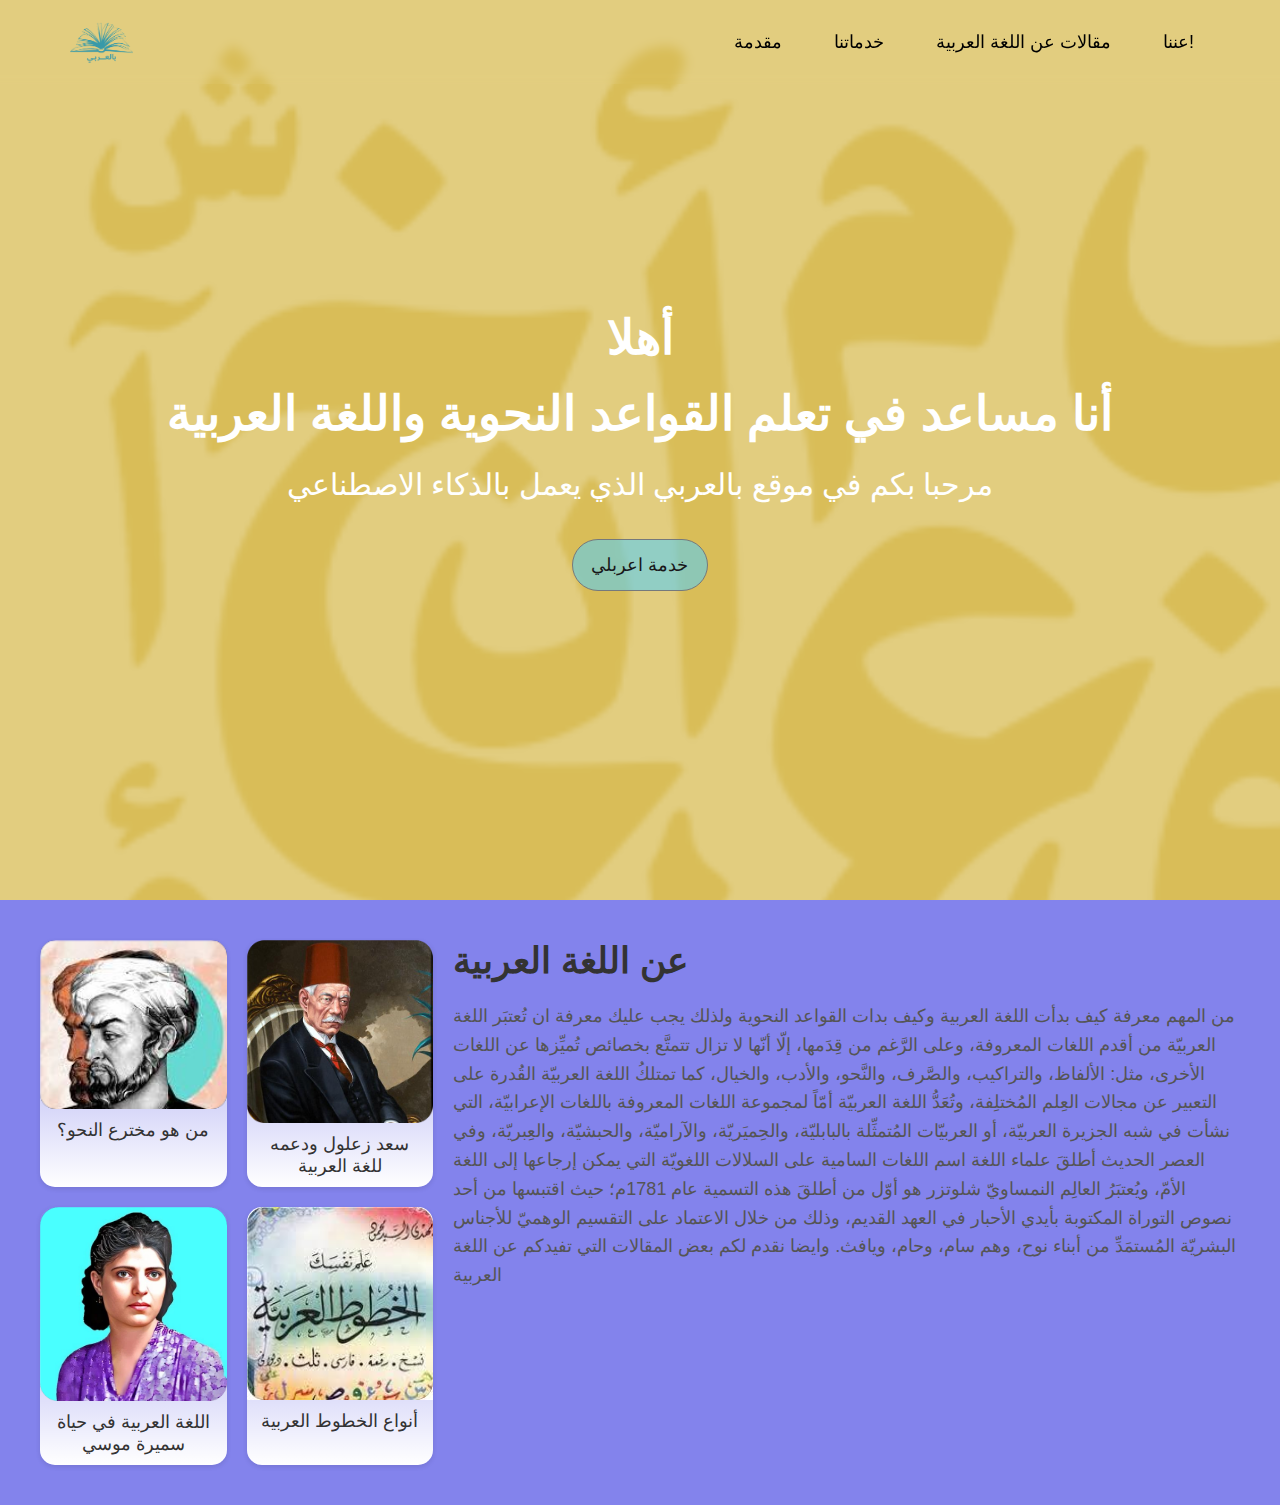
<file: index.html>
<!DOCTYPE html>
<html lang="en">

<head>
    <meta charset="UTF-8">
    <meta name="viewport" content="width=device-width, initial-scale=1.0">
    <link rel="stylesheet" href="style.css">
    <link rel="icon" href="Front-End/image/logo (1).png">
    <link rel="stylesheet" href="https://cdnjs.cloudflare.com/ajax/libs/font-awesome/6.6.0/css/all.min.css"
        integrity="sha512-Kc323vGBEqzTmouAECnVceyQqyqdsSiqLQISBL29aUW4U/M7pSPA/gEUZQqv1cwx4OnYxTxve5UMg5GT6L4JJg=="
        crossorigin="anonymous" referrerpolicy="no-referrer" />
    <title>بالعربي</title>
</head>

<body>
    <div class="container-nav">
        <nav class="navbar">
            <div class="nav-logo">
                <img src="Front-End/image/logo (1).png" alt="Logo">
            </div>
            <div class="nav-buttons" id="navLinks">
                <a href="#" class="nav-button">مقدمة</a>
                <a href="#" class="nav-button">خدماتنا</a>
                <a href="Front-End/nav-bar/banner.html" class="nav-button">مقالات عن اللغة العربية</a>
                <a href="#" class="nav-button">عننا!</a>
            </div>
            <div class="nav-toggle" id="nav-toggle">
                <a>&#9776;</a>
            </div>

        </nav>
    </div>

    <section class="welcome-section">
        <div class="welcome-content">
            <h1>أهلا</h1>
            <h3>أنا مساعد في تعلم القواعد النحوية واللغة العربية</h3>
            <p>مرحبا بكم في موقع بالعربي الذي يعمل بالذكاء الاصطناعي</p>
            <a href="http://127.0.0.1:5000"> <button class="button-57" 
                role="button"><span class="text">خدمة اعربلي</span><span>ابدأ</span></button></a>
           
        </div>
    </section>


    <section class="about-section">
        <div class="about-cards">
            <div class="card">
                <a href="Front-End/articals/artical1.html"> <img src="Front-End/image/n7w creator.png"
                     alt="Card 1">
                    <p class="card-name">من هو مخترع النحو؟</p>
                </a>
            </div>
            <div class="card">
                <a href="Front-End/articals/artical3.html">
                    <img src="Front-End/image/saad sghlool.png" alt="Card 2">
                    <p class="card-name">سعد زعلول ودعمه للغة العربية</p>
                </a>

            </div>
            <div class="card">
                <a href="Front-End/articals/artical2.html"><img src="Front-End/image/samira moussa.png"
                     alt="Card 3">
                    <p class="card-name">اللغة العربية في حياة سميرة موسي</p>
                </a>

            </div>
            <div class="card">
                <a href="Front-End/articals/artical4.html"><img src="Front-End/image/Al5tot-elarabia(1).png" alt="Card 4">
                    <p class="card-name">أنواع الخطوط العربية</p>
                </a>

            </div>
        </div>
        <div class="about-content">
            <h2>عن اللغة العربية</h2>
            <p>من المهم معرفة كيف بدأت اللغة العربية وكيف بدات القواعد النحوية ولذلك يجب عليك معرفة ان
                تُعتبَر اللغة العربيّة من أقدم اللغات المعروفة، وعلى الرَّغم من قِدَمها، إلّا أنّها لا تزال تتمتَّع
                بخصائص تُميِّزها عن اللغات الأخرى، مثل: الألفاظ، والتراكيب، والصَّرف، والنَّحو، والأدب، والخيال، كما
                تمتلكُ اللغة العربيّة القُدرة على التعبير عن مجالات العِلم المُختلِفة، وتُعَدُّ اللغة العربيّة أمّاً
                لمجموعة اللغات المعروفة باللغات الإعرابيّة، التي نشأت في شبه الجزيرة العربيّة، أو العربيّات المُتمثِّلة
                بالبابليّة، والحِميَريّة، والآراميّة، والحبشيّة، والعِبريّة، وفي العصر الحديث أطلقَ علماء اللغة اسم
                اللغات السامية على السلالات اللغويّة التي يمكن إرجاعها إلى اللغة الأمّ، ويُعتبَرُ العالِم النمساويّ
                شلوتزر هو أوّل من أطلقَ هذه التسمية عام 1781م؛ حيث اقتبسها من أحد نصوص التوراة المكتوبة بأيدي الأحبار في
                العهد القديم، وذلك من خلال الاعتماد على التقسيم الوهميّ للأجناس البشريّة المُستمَدِّ من أبناء نوح، وهم
                سام، وحام، ويافث. وايضا نقدم لكم بعض المقالات التي تفيدكم عن اللغة العربية</p>
        </div>
    </section>



    <script src="script.js"></script>
</body>

</html>
</file>
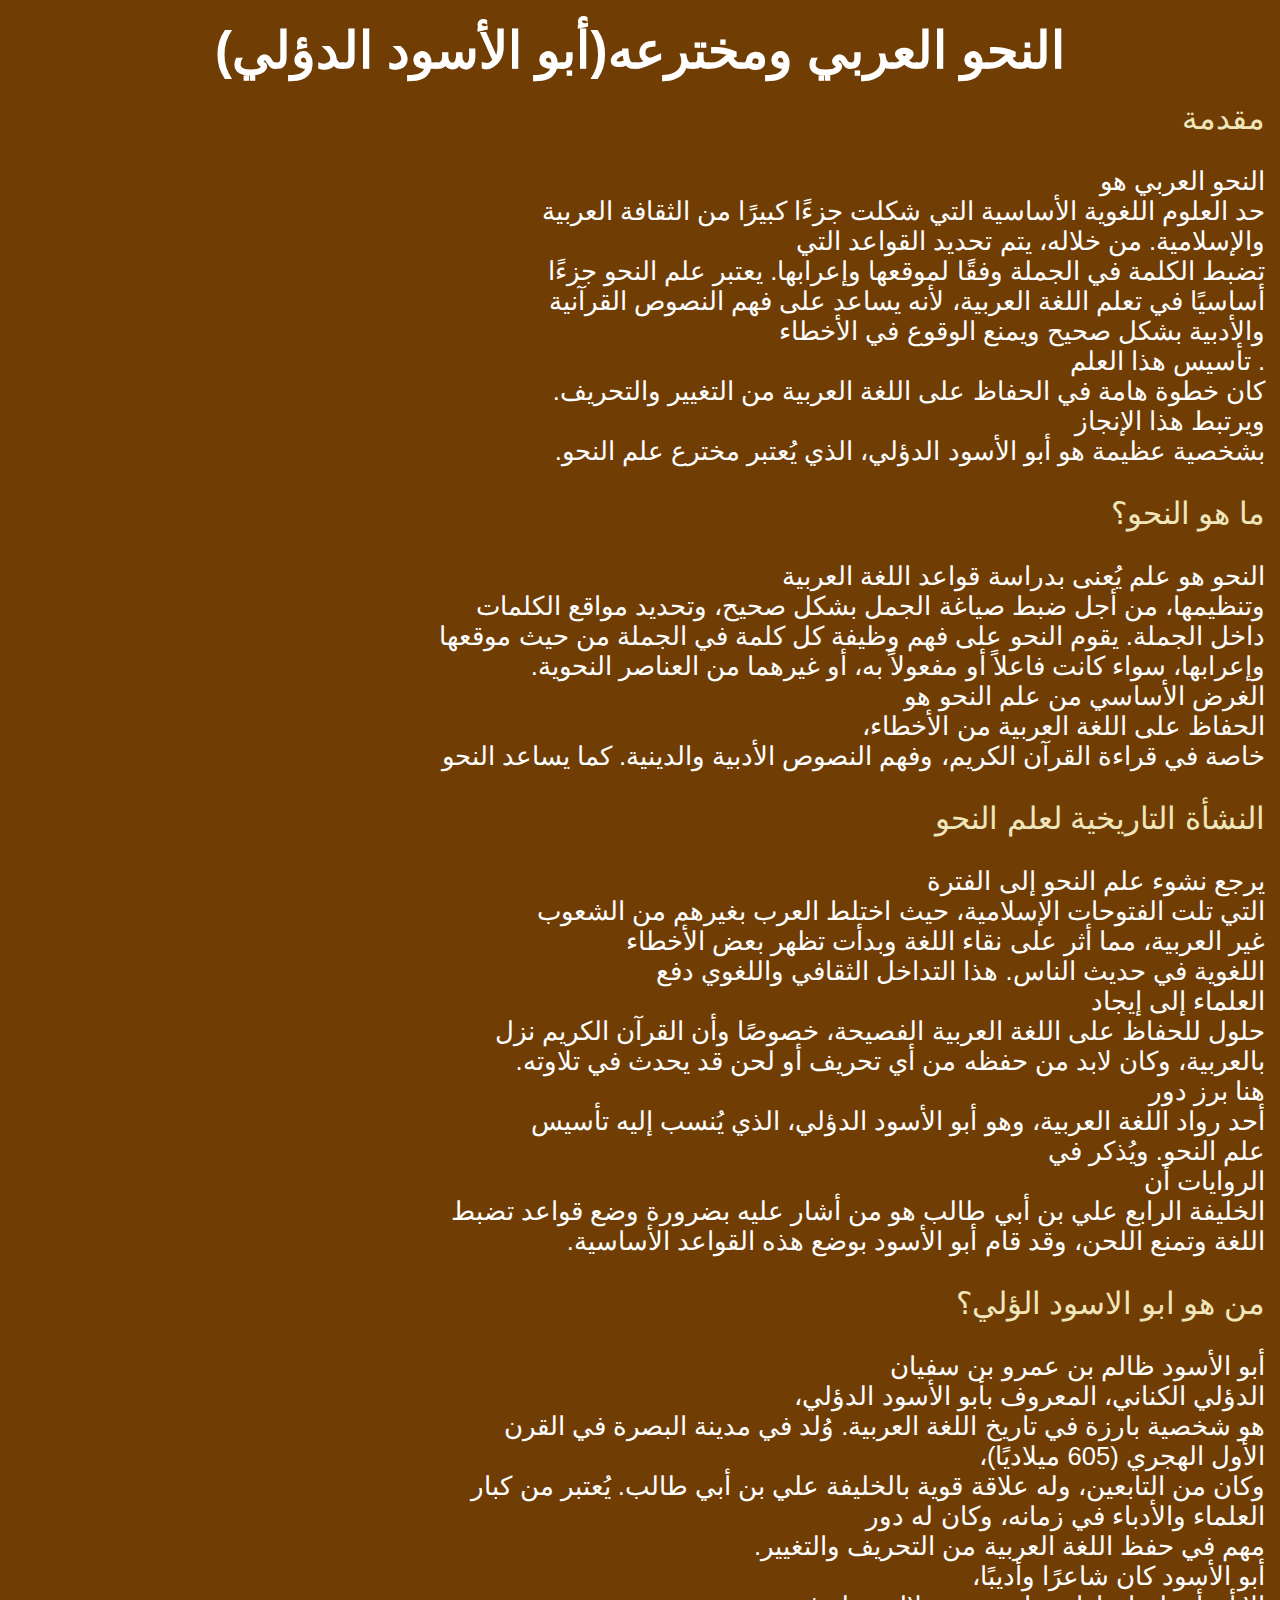
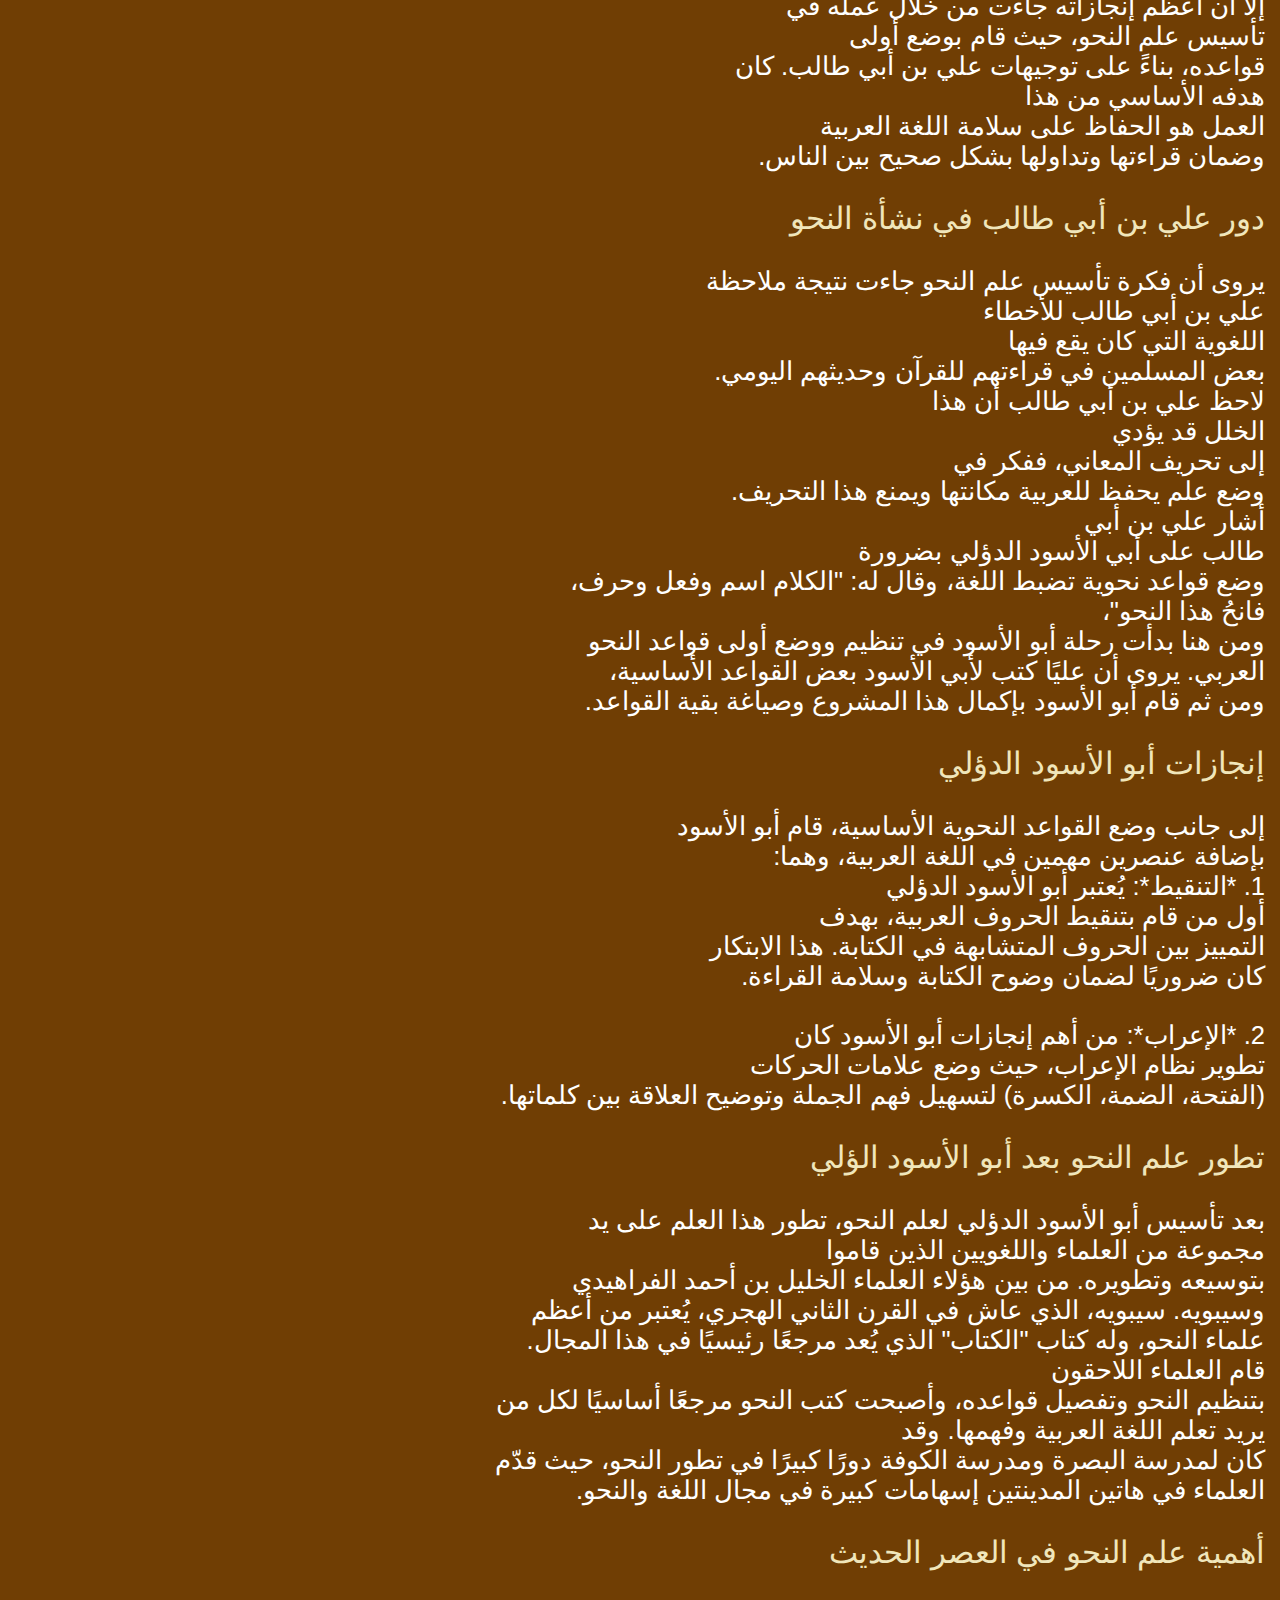
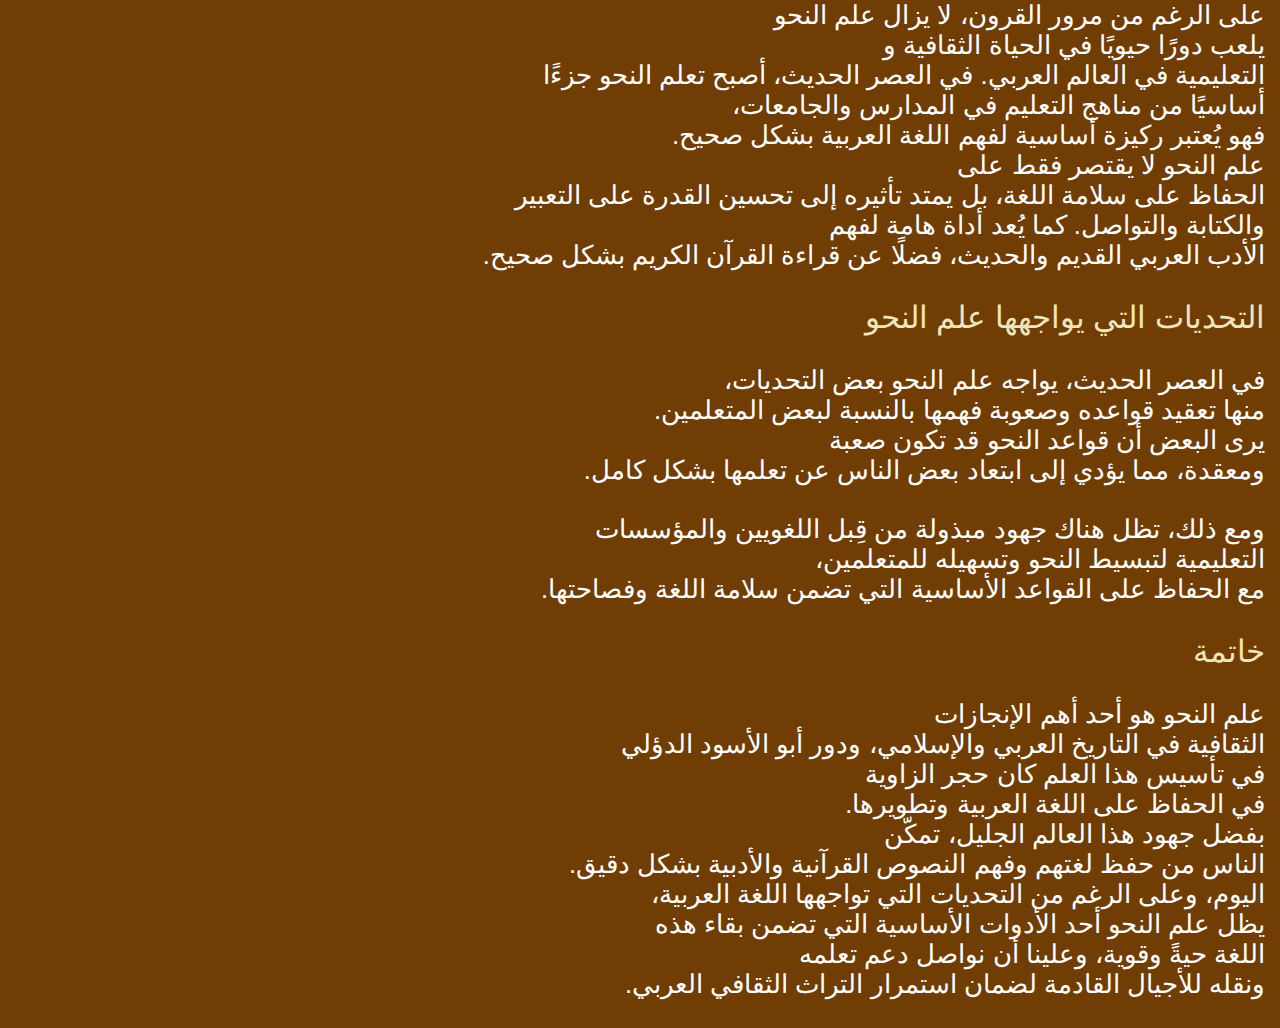
<file: Front-End/articals/artical1.html>
<!DOCTYPE html>
<html lang="en">

<head>
    <meta charset="UTF-8">
    <meta name="viewport" content="width=device-width, initial-scale=1.0">
    <title>من هو مخترع النحو</title>
    <link rel="icon" href="../image/logo (1).png">
    <link rel="stylesheet" href="aricals.css">
</head>

<body>
    <div class="container">
        <h1>(أبو الأسود الدؤلي)النحو العربي ومخترعه</h1>
    </div>
    <div class="main-container" dir="rtl">
        <!-- <div class="imgs">
            <img src="../ابو الاسود.jpg" alt="img">
            <img src="../الأستاذ-يونس-مرحوم[1](1)(1).png" alt="img">
        </div> -->
        <pre>
<p>مقدمة</p>
النحو العربي هو
حد العلوم اللغوية الأساسية التي شكلت جزءًا كبيرًا من الثقافة العربية 
والإسلامية. من خلاله، يتم تحديد القواعد التي
تضبط الكلمة في الجملة وفقًا لموقعها وإعرابها. يعتبر علم النحو جزءًا
أساسيًا في تعلم اللغة العربية، لأنه يساعد على فهم النصوص القرآنية
والأدبية بشكل صحيح ويمنع الوقوع في الأخطاء
. تأسيس هذا العلم 
كان خطوة هامة في الحفاظ على اللغة العربية من التغيير والتحريف. 
ويرتبط هذا الإنجاز 
بشخصية عظيمة هو أبو الأسود الدؤلي، الذي يُعتبر مخترع علم النحو.

<p>ما هو النحو؟</p>
النحو هو علم يُعنى بدراسة قواعد اللغة العربية 
وتنظيمها، من أجل ضبط صياغة الجمل بشكل صحيح، وتحديد مواقع الكلمات
داخل الجملة. يقوم النحو على فهم وظيفة كل كلمة في الجملة من حيث موقعها 
وإعرابها، سواء كانت فاعلاً أو مفعولاً به، أو غيرهما من العناصر النحوية.
الغرض الأساسي من علم النحو هو
الحفاظ على اللغة العربية من الأخطاء، 
خاصة في قراءة القرآن الكريم، وفهم النصوص الأدبية والدينية. كما يساعد النحو 

<p>النشأة التاريخية لعلم النحو</p>
يرجع نشوء علم النحو إلى الفترة 
التي تلت الفتوحات الإسلامية، حيث اختلط العرب بغيرهم من الشعوب
غير العربية، مما أثر على نقاء اللغة وبدأت تظهر بعض الأخطاء
اللغوية في حديث الناس. هذا التداخل الثقافي واللغوي دفع 
العلماء إلى إيجاد
حلول للحفاظ على اللغة العربية الفصيحة، خصوصًا وأن القرآن الكريم نزل 
بالعربية، وكان لابد من حفظه من أي تحريف أو لحن قد يحدث في تلاوته.
هنا برز دور
أحد رواد اللغة العربية، وهو أبو الأسود الدؤلي، الذي يُنسب إليه تأسيس 
علم النحو. ويُذكر في
الروايات أن 
الخليفة الرابع علي بن أبي طالب هو من أشار عليه بضرورة وضع قواعد تضبط
اللغة وتمنع اللحن، وقد قام أبو الأسود بوضع هذه القواعد الأساسية.

<p>من هو ابو الاسود الؤلي؟</p>
أبو الأسود ظالم بن عمرو بن سفيان 
الدؤلي الكناني، المعروف بأبو الأسود الدؤلي،
هو شخصية بارزة في تاريخ اللغة العربية. وُلد في مدينة البصرة في القرن 
الأول الهجري (605 ميلاديًا)، 
وكان من التابعين، وله علاقة قوية بالخليفة علي بن أبي طالب. يُعتبر من كبار
العلماء والأدباء في زمانه، وكان له دور 
مهم في حفظ اللغة العربية من التحريف والتغيير.
أبو الأسود كان شاعرًا وأديبًا، 
إلا أن أعظم إنجازاته جاءت من خلال عمله في
تأسيس علم النحو، حيث قام بوضع أولى 
قواعده، بناءً على توجيهات علي بن أبي طالب. كان
هدفه الأساسي من هذا 
العمل هو الحفاظ على سلامة اللغة العربية
وضمان قراءتها وتداولها بشكل صحيح بين الناس.

<p>دور علي بن أبي طالب في نشأة النحو</p>
يروى أن فكرة تأسيس علم النحو جاءت نتيجة ملاحظة
علي بن أبي طالب للأخطاء 
اللغوية التي كان يقع فيها
بعض المسلمين في قراءتهم للقرآن وحديثهم اليومي. 
لاحظ علي بن أبي طالب أن هذا 
الخلل قد يؤدي 
إلى تحريف المعاني، ففكر في 
وضع علم يحفظ للعربية مكانتها ويمنع هذا التحريف.
أشار علي بن أبي 
طالب على أبي الأسود الدؤلي بضرورة 
وضع قواعد نحوية تضبط اللغة، وقال له: "الكلام اسم وفعل وحرف، 
فانحُ هذا النحو"،
ومن هنا بدأت رحلة أبو الأسود في تنظيم ووضع أولى قواعد النحو 
العربي. يروى أن عليًا كتب لأبي الأسود بعض القواعد الأساسية، 
ومن ثم قام أبو الأسود بإكمال هذا المشروع وصياغة بقية القواعد.

<p>إنجازات أبو الأسود الدؤلي</p>
إلى جانب وضع القواعد النحوية الأساسية، قام أبو الأسود 
بإضافة عنصرين مهمين في اللغة العربية، وهما:
1. *التنقيط*: يُعتبر أبو الأسود الدؤلي
أول من قام بتنقيط الحروف العربية، بهدف 
التمييز بين الحروف المتشابهة في الكتابة. هذا الابتكار
كان ضروريًا لضمان وضوح الكتابة وسلامة القراءة.

2. *الإعراب*: من أهم إنجازات أبو الأسود كان 
تطوير نظام الإعراب، حيث وضع علامات الحركات 
(الفتحة، الضمة، الكسرة) لتسهيل فهم الجملة وتوضيح العلاقة بين كلماتها.

<p>تطور علم النحو بعد أبو الأسود الؤلي</p>
بعد تأسيس أبو الأسود الدؤلي لعلم النحو، تطور هذا العلم على يد 
مجموعة من العلماء واللغويين الذين قاموا 
بتوسيعه وتطويره. من بين هؤلاء العلماء الخليل بن أحمد الفراهيدي 
وسيبويه. سيبويه، الذي عاش في القرن الثاني الهجري، يُعتبر من أعظم
علماء النحو، وله كتاب "الكتاب" الذي يُعد مرجعًا رئيسيًا في هذا المجال.
قام العلماء اللاحقون
بتنظيم النحو وتفصيل قواعده، وأصبحت كتب النحو مرجعًا أساسيًا لكل من
يريد تعلم اللغة العربية وفهمها. وقد
كان لمدرسة البصرة ومدرسة الكوفة دورًا كبيرًا في تطور النحو، حيث قدّم 
العلماء في هاتين المدينتين إسهامات كبيرة في مجال اللغة والنحو.

<p>أهمية علم النحو في العصر الحديث</p>
على الرغم من مرور القرون، لا يزال علم النحو
يلعب دورًا حيويًا في الحياة الثقافية و
التعليمية في العالم العربي. في العصر الحديث، أصبح تعلم النحو جزءًا 
أساسيًا من مناهج التعليم في المدارس والجامعات،
فهو يُعتبر ركيزة أساسية لفهم اللغة العربية بشكل صحيح.
علم النحو لا يقتصر فقط على 
الحفاظ على سلامة اللغة، بل يمتد تأثيره إلى تحسين القدرة على التعبير
والكتابة والتواصل. كما يُعد أداة هامة لفهم
الأدب العربي القديم والحديث، فضلًا عن قراءة القرآن الكريم بشكل صحيح.

<p>التحديات التي يواجهها علم النحو</p>
في العصر الحديث، يواجه علم النحو بعض التحديات،
منها تعقيد قواعده وصعوبة فهمها بالنسبة لبعض المتعلمين. 
يرى البعض أن قواعد النحو قد تكون صعبة 
ومعقدة، مما يؤدي إلى ابتعاد بعض الناس عن تعلمها بشكل كامل.

ومع ذلك، تظل هناك جهود مبذولة من قِبل اللغويين والمؤسسات 
التعليمية لتبسيط النحو وتسهيله للمتعلمين، 
مع الحفاظ على القواعد الأساسية التي تضمن سلامة اللغة وفصاحتها.

<p>خاتمة</p>
علم النحو هو أحد أهم الإنجازات
الثقافية في التاريخ العربي والإسلامي، ودور أبو الأسود الدؤلي 
في تأسيس هذا العلم كان حجر الزاوية
في الحفاظ على اللغة العربية وتطويرها.
بفضل جهود هذا العالم الجليل، تمكّن 
الناس من حفظ لغتهم وفهم النصوص القرآنية والأدبية بشكل دقيق.
اليوم، وعلى الرغم من التحديات التي تواجهها اللغة العربية، 
يظل علم النحو أحد الأدوات الأساسية التي تضمن بقاء هذه
اللغة حيةً وقوية، وعلينا أن نواصل دعم تعلمه
ونقله للأجيال القادمة لضمان استمرار التراث الثقافي العربي.
        </pre>

    </div>
</body>

</html>
</file>
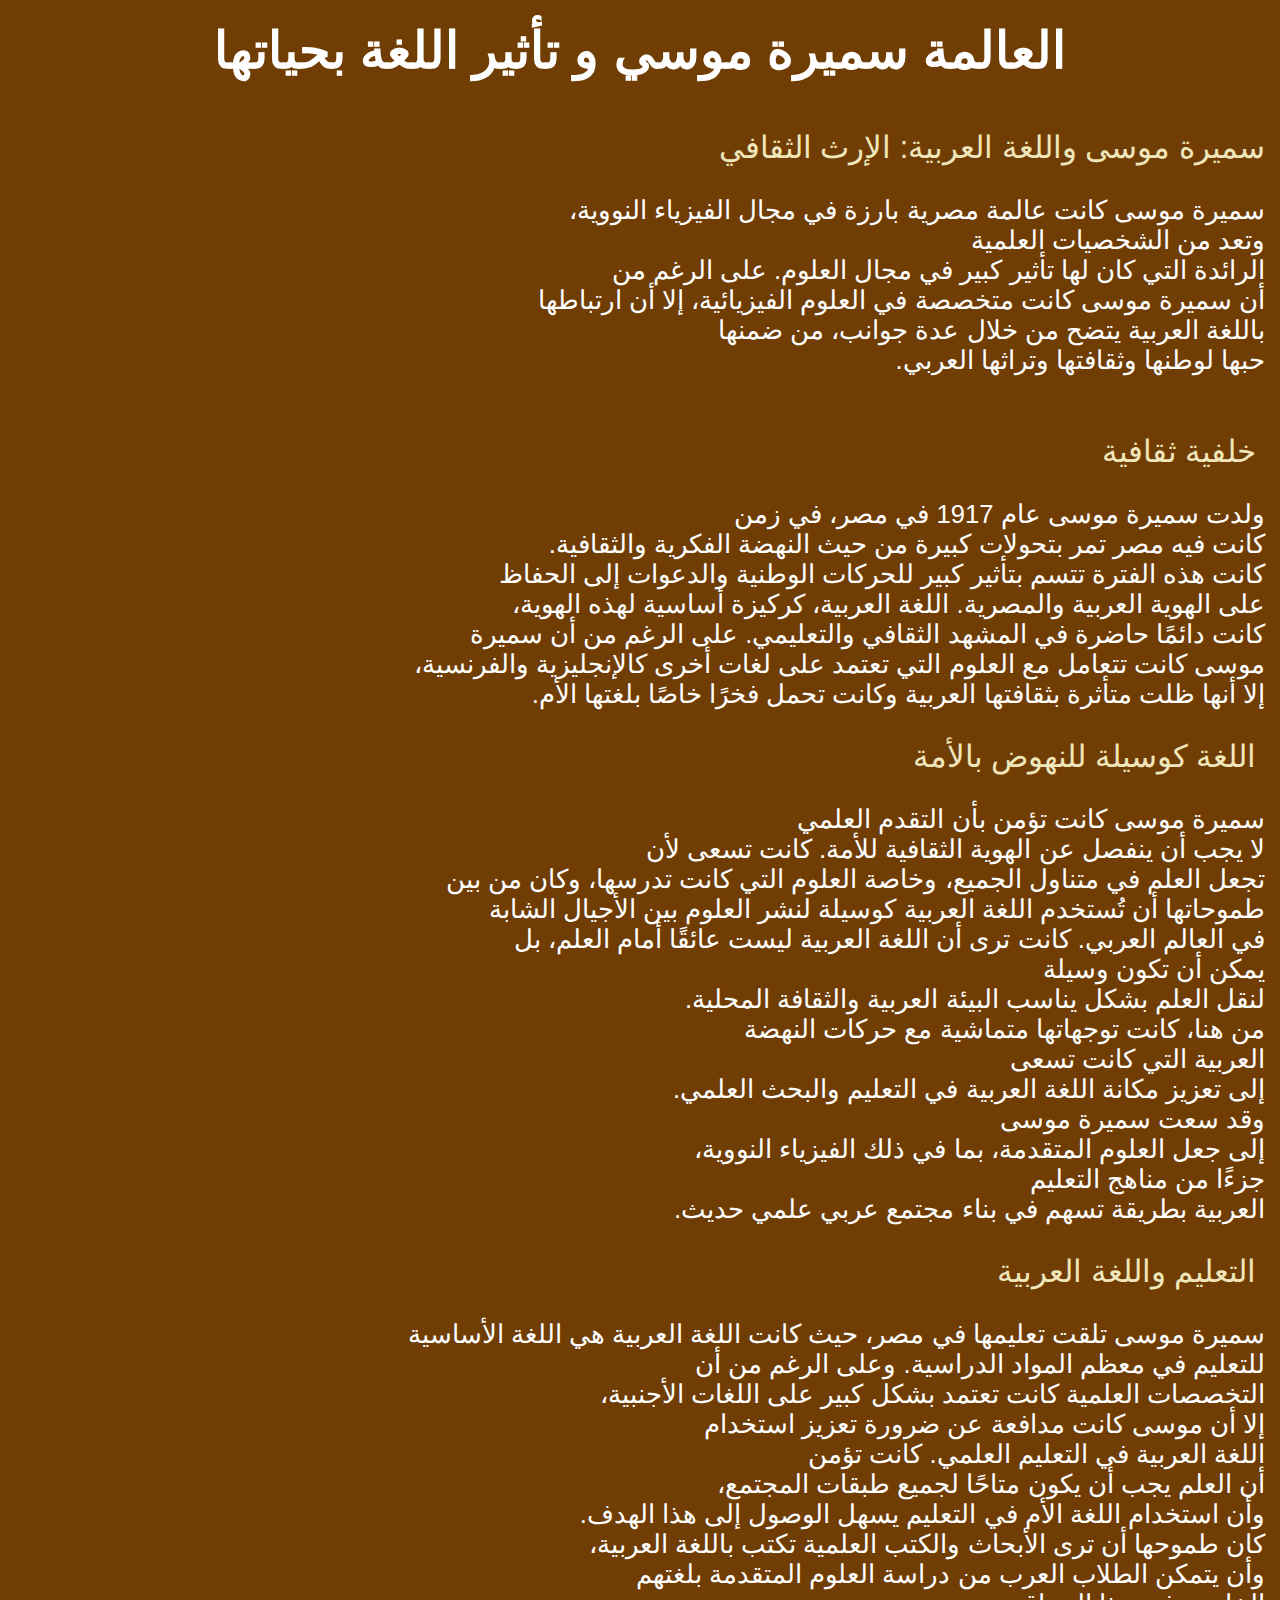
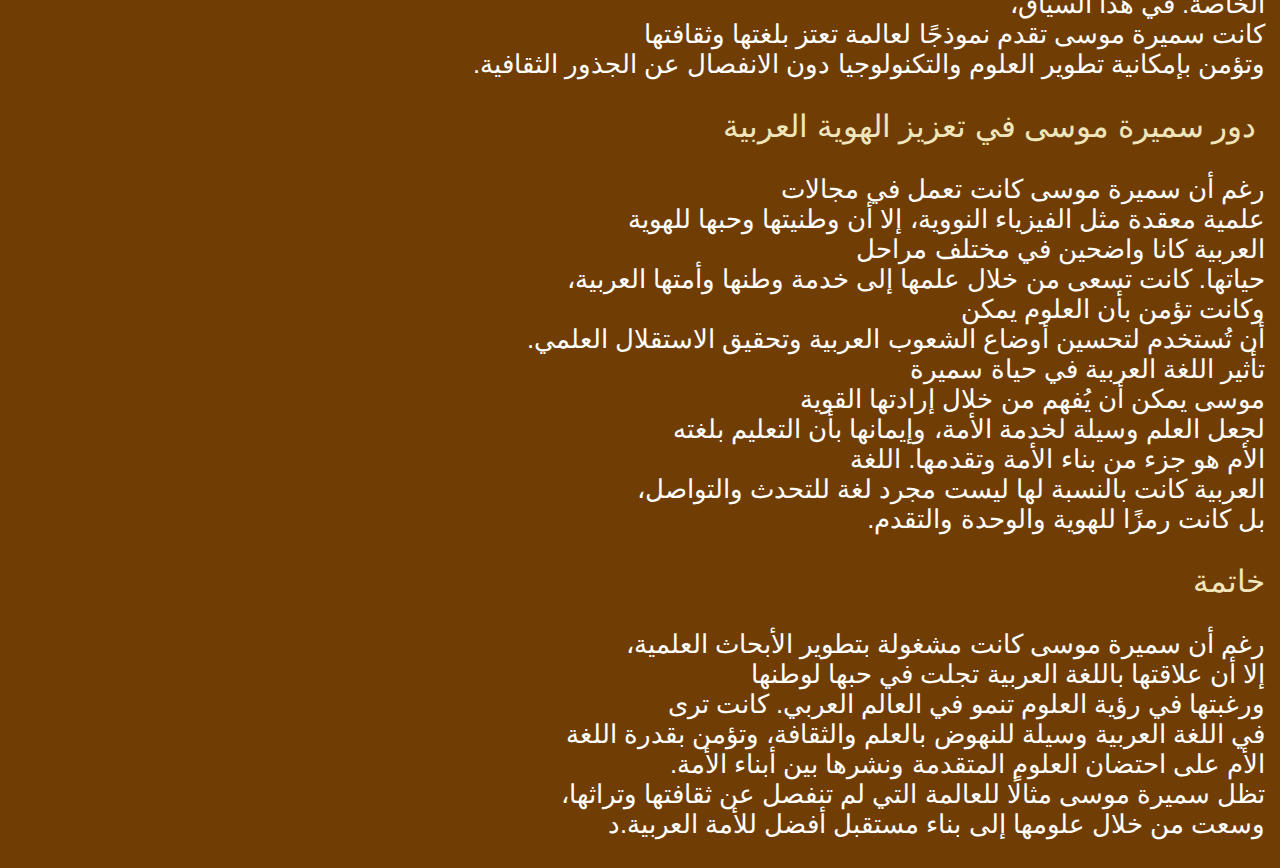
<file: Front-End/articals/artical2.html>
<!DOCTYPE html>
<html lang="en">

<head>
    <meta charset="UTF-8">
    <meta name="viewport" content="width=device-width, initial-scale=1.0">
    <title>اللغلة العربية في حياة سميرة موسي</title>
    <link rel="icon" href="../image/logo (1).png">
    <link rel="stylesheet" href="aricals.css">
</head>

<body>
    <div class="container">
        <h1>العالمة سميرة موسي و تأثير اللغة بحياتها</h1>
    </div>
    <div class="main-container" dir="rtl">
        <pre>
            <p>سميرة موسى واللغة العربية: الإرث الثقافي</p>
سميرة موسى كانت عالمة مصرية بارزة في مجال الفيزياء النووية،
وتعد من الشخصيات العلمية 
الرائدة التي كان لها تأثير كبير في مجال العلوم. على الرغم من
أن سميرة موسى كانت متخصصة في العلوم الفيزيائية، إلا أن ارتباطها
باللغة العربية يتضح من خلال عدة جوانب، من ضمنها 
حبها لوطنها وثقافتها وتراثها العربي. 

    <p> خلفية ثقافية</p>
ولدت سميرة موسى عام 1917 في مصر، في زمن
كانت فيه مصر تمر بتحولات كبيرة من حيث النهضة الفكرية والثقافية.
كانت هذه الفترة تتسم بتأثير كبير للحركات الوطنية والدعوات إلى الحفاظ
على الهوية العربية والمصرية. اللغة العربية، كركيزة أساسية لهذه الهوية،
كانت دائمًا حاضرة في المشهد الثقافي والتعليمي. على الرغم من أن سميرة
موسى كانت تتعامل مع العلوم التي تعتمد على لغات أخرى كالإنجليزية والفرنسية،
إلا أنها ظلت متأثرة بثقافتها العربية وكانت تحمل فخرًا خاصًا بلغتها الأم.

<p> اللغة كوسيلة للنهوض بالأمة</p>
سميرة موسى كانت تؤمن بأن التقدم العلمي
لا يجب أن ينفصل عن الهوية الثقافية للأمة. كانت تسعى لأن 
تجعل العلم في متناول الجميع، وخاصة العلوم التي كانت تدرسها، وكان من بين
طموحاتها أن تُستخدم اللغة العربية كوسيلة لنشر العلوم بين الأجيال الشابة
في العالم العربي. كانت ترى أن اللغة العربية ليست عائقًا أمام العلم، بل
يمكن أن تكون وسيلة 
لنقل العلم بشكل يناسب البيئة العربية والثقافة المحلية.
من هنا، كانت توجهاتها متماشية مع حركات النهضة 
العربية التي كانت تسعى 
إلى تعزيز مكانة اللغة العربية في التعليم والبحث العلمي.
وقد سعت سميرة موسى
إلى جعل العلوم المتقدمة، بما في ذلك الفيزياء النووية،
جزءًا من مناهج التعليم
العربية بطريقة تسهم في بناء مجتمع عربي علمي حديث.

<p> التعليم واللغة العربية</p>
سميرة موسى تلقت تعليمها في مصر، حيث كانت اللغة العربية هي اللغة الأساسية
للتعليم في معظم المواد الدراسية. وعلى الرغم من أن 
التخصصات العلمية كانت تعتمد بشكل كبير على اللغات الأجنبية،
إلا أن موسى كانت مدافعة عن ضرورة تعزيز استخدام 
اللغة العربية في التعليم العلمي. كانت تؤمن 
أن العلم يجب أن يكون متاحًا لجميع طبقات المجتمع، 
وأن استخدام اللغة الأم في التعليم يسهل الوصول إلى هذا الهدف.
كان طموحها أن ترى الأبحاث والكتب العلمية تكتب باللغة العربية، 
وأن يتمكن الطلاب العرب من دراسة العلوم المتقدمة بلغتهم
الخاصة. في هذا السياق،
كانت سميرة موسى تقدم نموذجًا لعالمة تعتز بلغتها وثقافتها 
وتؤمن بإمكانية تطوير العلوم والتكنولوجيا دون الانفصال عن الجذور الثقافية.

<p> دور سميرة موسى في تعزيز الهوية العربية</p>
رغم أن سميرة موسى كانت تعمل في مجالات 
علمية معقدة مثل الفيزياء النووية، إلا أن وطنيتها وحبها للهوية 
العربية كانا واضحين في مختلف مراحل 
حياتها. كانت تسعى من خلال علمها إلى خدمة وطنها وأمتها العربية، 
وكانت تؤمن بأن العلوم يمكن
أن تُستخدم لتحسين أوضاع الشعوب العربية وتحقيق الاستقلال العلمي.
تأثير اللغة العربية في حياة سميرة 
موسى يمكن أن يُفهم من خلال إرادتها القوية
لجعل العلم وسيلة لخدمة الأمة، وإيمانها بأن التعليم بلغته 
الأم هو جزء من بناء الأمة وتقدمها. اللغة 
العربية كانت بالنسبة لها ليست مجرد لغة للتحدث والتواصل، 
بل كانت رمزًا للهوية والوحدة والتقدم.

<p>خاتمة</p>
رغم أن سميرة موسى كانت مشغولة بتطوير الأبحاث العلمية، 
إلا أن علاقتها باللغة العربية تجلت في حبها لوطنها
ورغبتها في رؤية العلوم تنمو في العالم العربي. كانت ترى
في اللغة العربية وسيلة للنهوض بالعلم والثقافة، وتؤمن بقدرة اللغة 
الأم على احتضان العلوم المتقدمة ونشرها بين أبناء الأمة. 
تظل سميرة موسى مثالًا للعالمة التي لم تنفصل عن ثقافتها وتراثها، 
وسعت من خلال علومها إلى بناء مستقبل أفضل للأمة العربية.د
        </pre>

    </div>
</file>
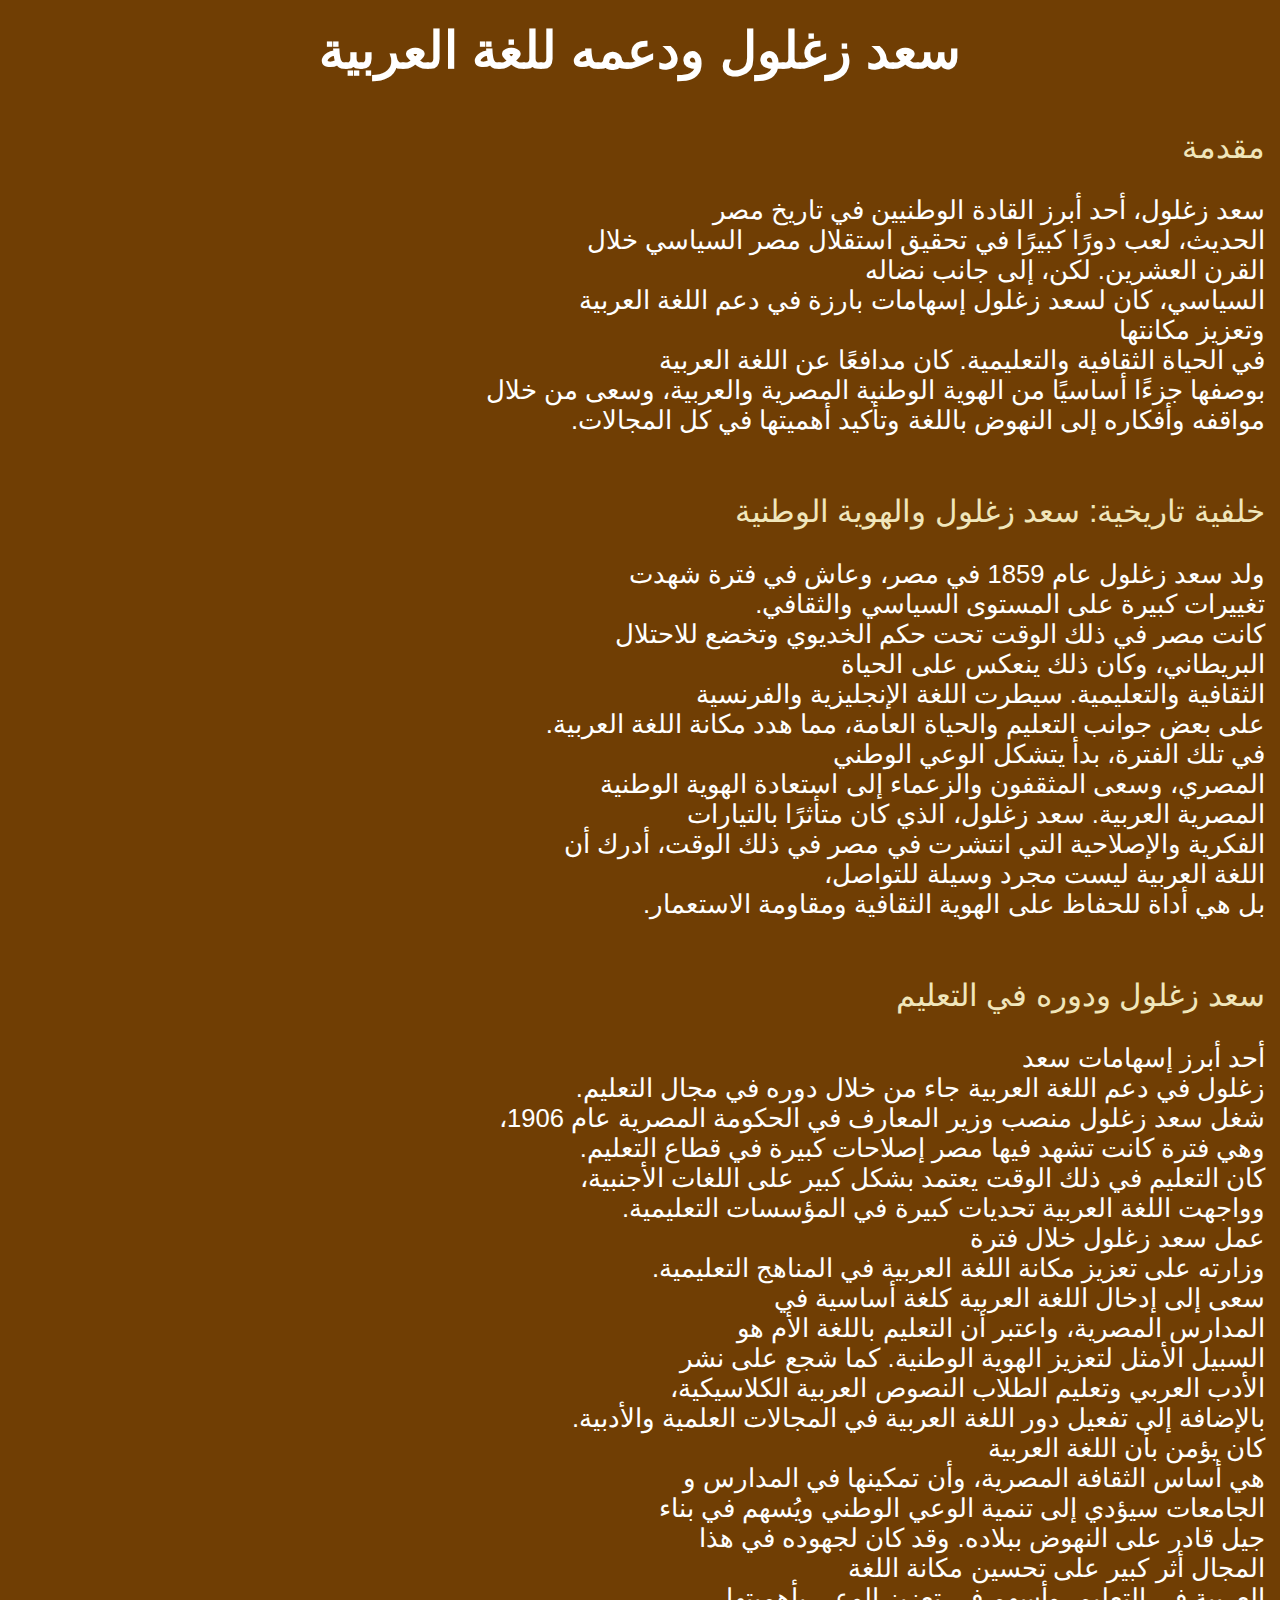
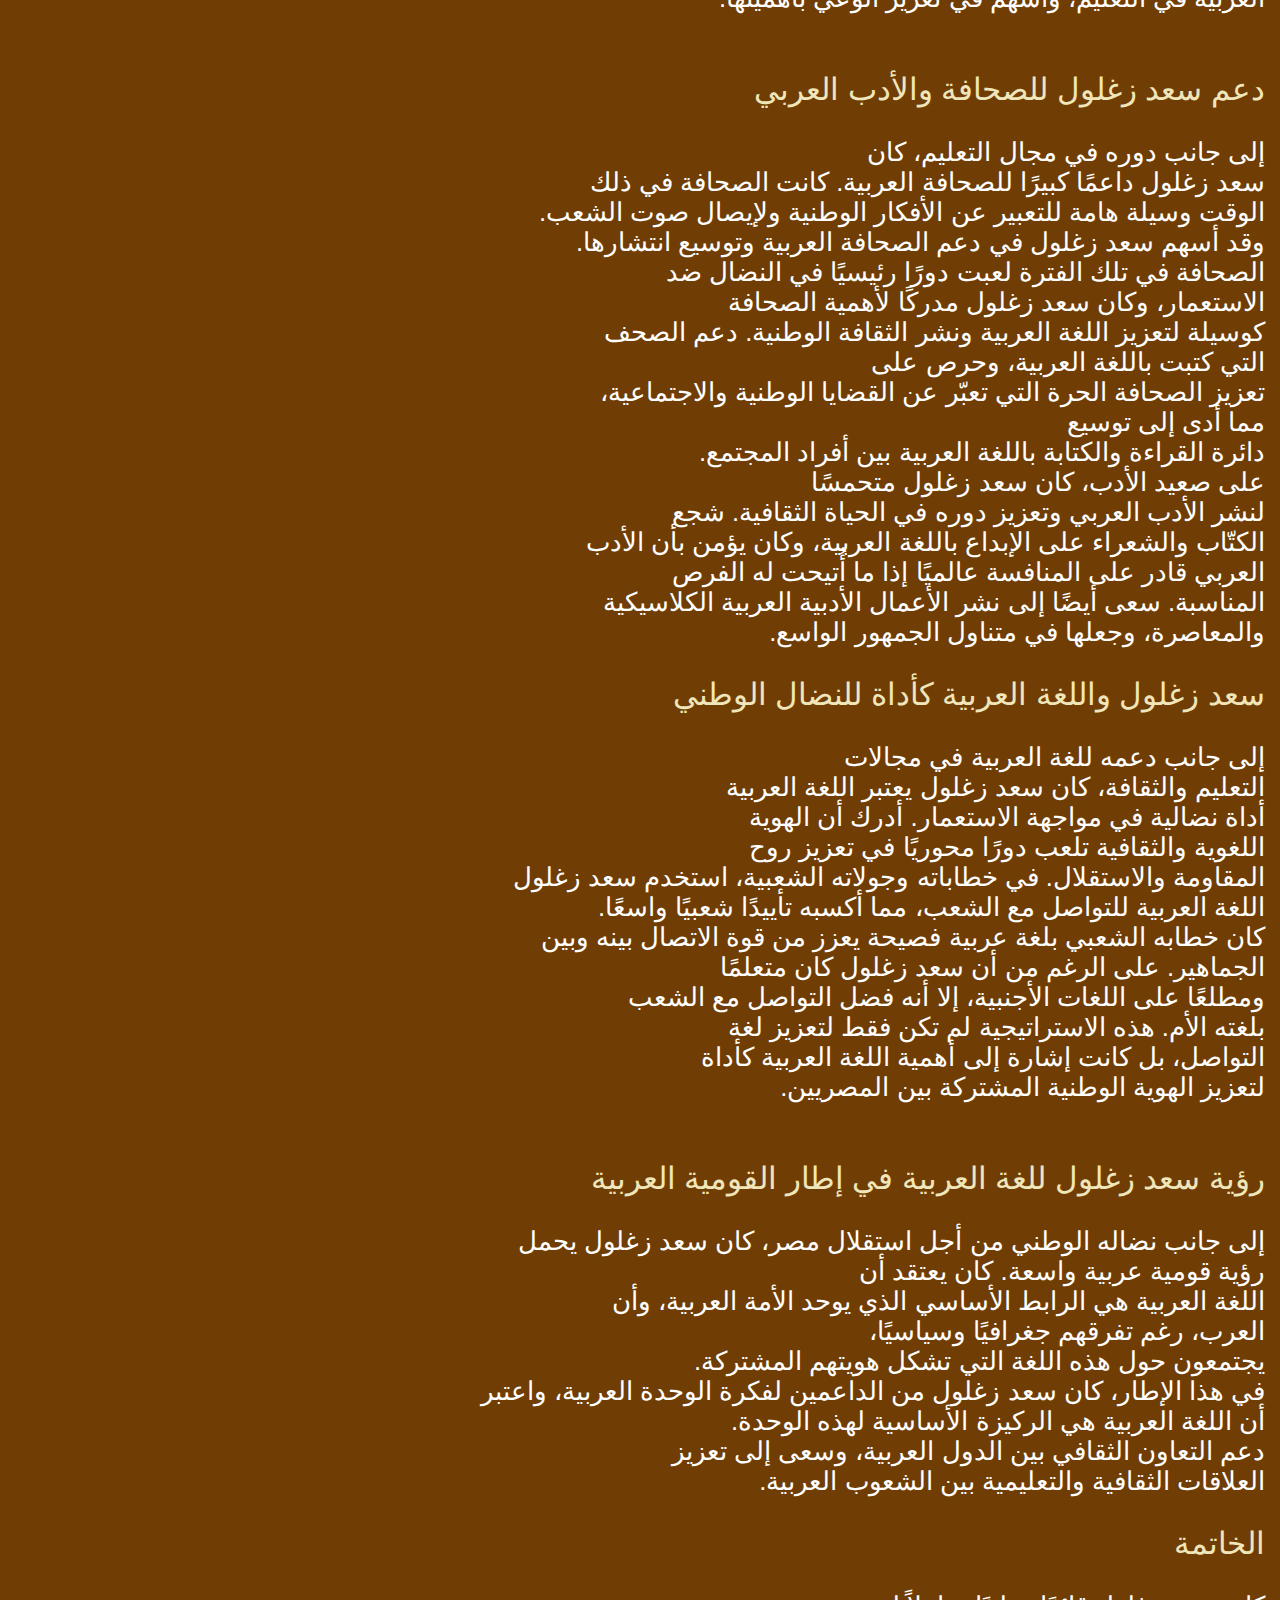
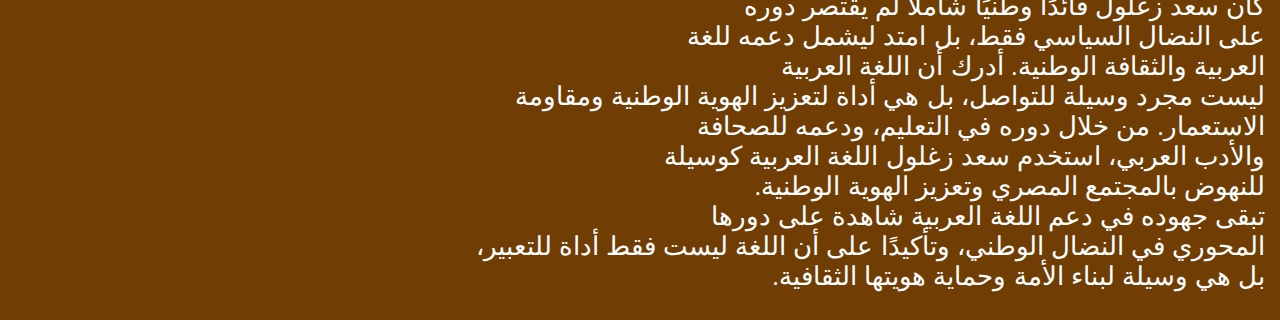
<file: Front-End/articals/artical3.html>
<!DOCTYPE html>
<html lang="en">

<head>
        <meta charset="UTF-8">
        <meta name="viewport" content="width=device-width, initial-scale=1.0">
        <title>سعد زغلول و دعمه للغة</title>
        <link rel="icon" href="../image/logo (1).png">
        <link rel="stylesheet" href="aricals.css">
</head>

<body>
        <div class="container">
                <h1>سعد زغلول ودعمه للغة العربية</h1>
        </div>
        <div class="main-container" dir="rtl">
                <pre>
        <p>مقدمة</p>
سعد زغلول، أحد أبرز القادة الوطنيين في تاريخ مصر
الحديث، لعب دورًا كبيرًا في تحقيق استقلال مصر السياسي خلال 
القرن العشرين. لكن، إلى جانب نضاله 
السياسي، كان لسعد زغلول إسهامات بارزة في دعم اللغة العربية
وتعزيز مكانتها
في الحياة الثقافية والتعليمية. كان مدافعًا عن اللغة العربية 
بوصفها جزءًا أساسيًا من الهوية الوطنية المصرية والعربية، وسعى من خلال
مواقفه وأفكاره إلى النهوض باللغة وتأكيد أهميتها في كل المجالات.

        <p>خلفية تاريخية: سعد زغلول والهوية الوطنية</p>
ولد سعد زغلول عام 1859 في مصر، وعاش في فترة شهدت
تغييرات كبيرة على المستوى السياسي والثقافي.
كانت مصر في ذلك الوقت تحت حكم الخديوي وتخضع للاحتلال 
البريطاني، وكان ذلك ينعكس على الحياة 
الثقافية والتعليمية. سيطرت اللغة الإنجليزية والفرنسية
على بعض جوانب التعليم والحياة العامة، مما هدد مكانة اللغة العربية.
في تلك الفترة، بدأ يتشكل الوعي الوطني 
المصري، وسعى المثقفون والزعماء إلى استعادة الهوية الوطنية
المصرية العربية. سعد زغلول، الذي كان متأثرًا بالتيارات 
الفكرية والإصلاحية التي انتشرت في مصر في ذلك الوقت، أدرك أن 
اللغة العربية ليست مجرد وسيلة للتواصل، 
بل هي أداة للحفاظ على الهوية الثقافية ومقاومة الاستعمار.

        <p>سعد زغلول ودوره في التعليم</p>
أحد أبرز إسهامات سعد 
زغلول في دعم اللغة العربية جاء من خلال دوره في مجال التعليم. 
شغل سعد زغلول منصب وزير المعارف في الحكومة المصرية عام 1906، 
وهي فترة كانت تشهد فيها مصر إصلاحات كبيرة في قطاع التعليم. 
كان التعليم في ذلك الوقت يعتمد بشكل كبير على اللغات الأجنبية، 
وواجهت اللغة العربية تحديات كبيرة في المؤسسات التعليمية.
عمل سعد زغلول خلال فترة
وزارته على تعزيز مكانة اللغة العربية في المناهج التعليمية.
سعى إلى إدخال اللغة العربية كلغة أساسية في 
المدارس المصرية، واعتبر أن التعليم باللغة الأم هو 
السبيل الأمثل لتعزيز الهوية الوطنية. كما شجع على نشر 
الأدب العربي وتعليم الطلاب النصوص العربية الكلاسيكية،
بالإضافة إلى تفعيل دور اللغة العربية في المجالات العلمية والأدبية.
كان يؤمن بأن اللغة العربية
هي أساس الثقافة المصرية، وأن تمكينها في المدارس و
الجامعات سيؤدي إلى تنمية الوعي الوطني ويُسهم في بناء 
جيل قادر على النهوض ببلاده. وقد كان لجهوده في هذا
المجال أثر كبير على تحسين مكانة اللغة
العربية في التعليم، وأسهم في تعزيز الوعي بأهميتها.

        <p>دعم سعد زغلول للصحافة والأدب العربي</p>
إلى جانب دوره في مجال التعليم، كان
سعد زغلول داعمًا كبيرًا للصحافة العربية. كانت الصحافة في ذلك 
الوقت وسيلة هامة للتعبير عن الأفكار الوطنية ولإيصال صوت الشعب. 
وقد أسهم سعد زغلول في دعم الصحافة العربية وتوسيع انتشارها.
الصحافة في تلك الفترة لعبت دورًا رئيسيًا في النضال ضد 
الاستعمار، وكان سعد زغلول مدركًا لأهمية الصحافة
كوسيلة لتعزيز اللغة العربية ونشر الثقافة الوطنية. دعم الصحف
التي كتبت باللغة العربية، وحرص على 
تعزيز الصحافة الحرة التي تعبّر عن القضايا الوطنية والاجتماعية، 
مما أدى إلى توسيع
دائرة القراءة والكتابة باللغة العربية بين أفراد المجتمع.
على صعيد الأدب، كان سعد زغلول متحمسًا 
لنشر الأدب العربي وتعزيز دوره في الحياة الثقافية. شجع
الكتّاب والشعراء على الإبداع باللغة العربية، وكان يؤمن بأن الأدب 
العربي قادر على المنافسة عالميًا إذا ما أُتيحت له الفرص 
المناسبة. سعى أيضًا إلى نشر الأعمال الأدبية العربية الكلاسيكية 
والمعاصرة، وجعلها في متناول الجمهور الواسع.

<p>سعد زغلول واللغة العربية كأداة للنضال الوطني</p>
إلى جانب دعمه للغة العربية في مجالات 
التعليم والثقافة، كان سعد زغلول يعتبر اللغة العربية
أداة نضالية في مواجهة الاستعمار. أدرك أن الهوية 
اللغوية والثقافية تلعب دورًا محوريًا في تعزيز روح 
المقاومة والاستقلال. في خطاباته وجولاته الشعبية، استخدم سعد زغلول
اللغة العربية للتواصل مع الشعب، مما أكسبه تأييدًا شعبيًا واسعًا.
كان خطابه الشعبي بلغة عربية فصيحة يعزز من قوة الاتصال بينه وبين 
الجماهير. على الرغم من أن سعد زغلول كان متعلمًا
ومطلعًا على اللغات الأجنبية، إلا أنه فضل التواصل مع الشعب 
بلغته الأم. هذه الاستراتيجية لم تكن فقط لتعزيز لغة
التواصل، بل كانت إشارة إلى أهمية اللغة العربية كأداة 
لتعزيز الهوية الوطنية المشتركة بين المصريين.

        <p>رؤية سعد زغلول للغة العربية في إطار القومية العربية</p>
إلى جانب نضاله الوطني من أجل استقلال مصر، كان سعد زغلول يحمل
رؤية قومية عربية واسعة. كان يعتقد أن 
اللغة العربية هي الرابط الأساسي الذي يوحد الأمة العربية، وأن
العرب، رغم تفرقهم جغرافيًا وسياسيًا،
يجتمعون حول هذه اللغة التي تشكل هويتهم المشتركة.
في هذا الإطار، كان سعد زغلول من الداعمين لفكرة الوحدة العربية، واعتبر 
أن اللغة العربية هي الركيزة الأساسية لهذه الوحدة.
دعم التعاون الثقافي بين الدول العربية، وسعى إلى تعزيز
العلاقات الثقافية والتعليمية بين الشعوب العربية.

<p>الخاتمة</p>
كان سعد زغلول قائدًا وطنيًا شاملاً لم يقتصر دوره
على النضال السياسي فقط، بل امتد ليشمل دعمه للغة 
العربية والثقافة الوطنية. أدرك أن اللغة العربية
ليست مجرد وسيلة للتواصل، بل هي أداة لتعزيز الهوية الوطنية ومقاومة 
الاستعمار. من خلال دوره في التعليم، ودعمه للصحافة
والأدب العربي، استخدم سعد زغلول اللغة العربية كوسيلة
للنهوض بالمجتمع المصري وتعزيز الهوية الوطنية.
تبقى جهوده في دعم اللغة العربية شاهدة على دورها
المحوري في النضال الوطني، وتأكيدًا على أن اللغة ليست فقط أداة للتعبير،
بل هي وسيلة لبناء الأمة وحماية هويتها الثقافية.
        </pre>
        </div>
</file>
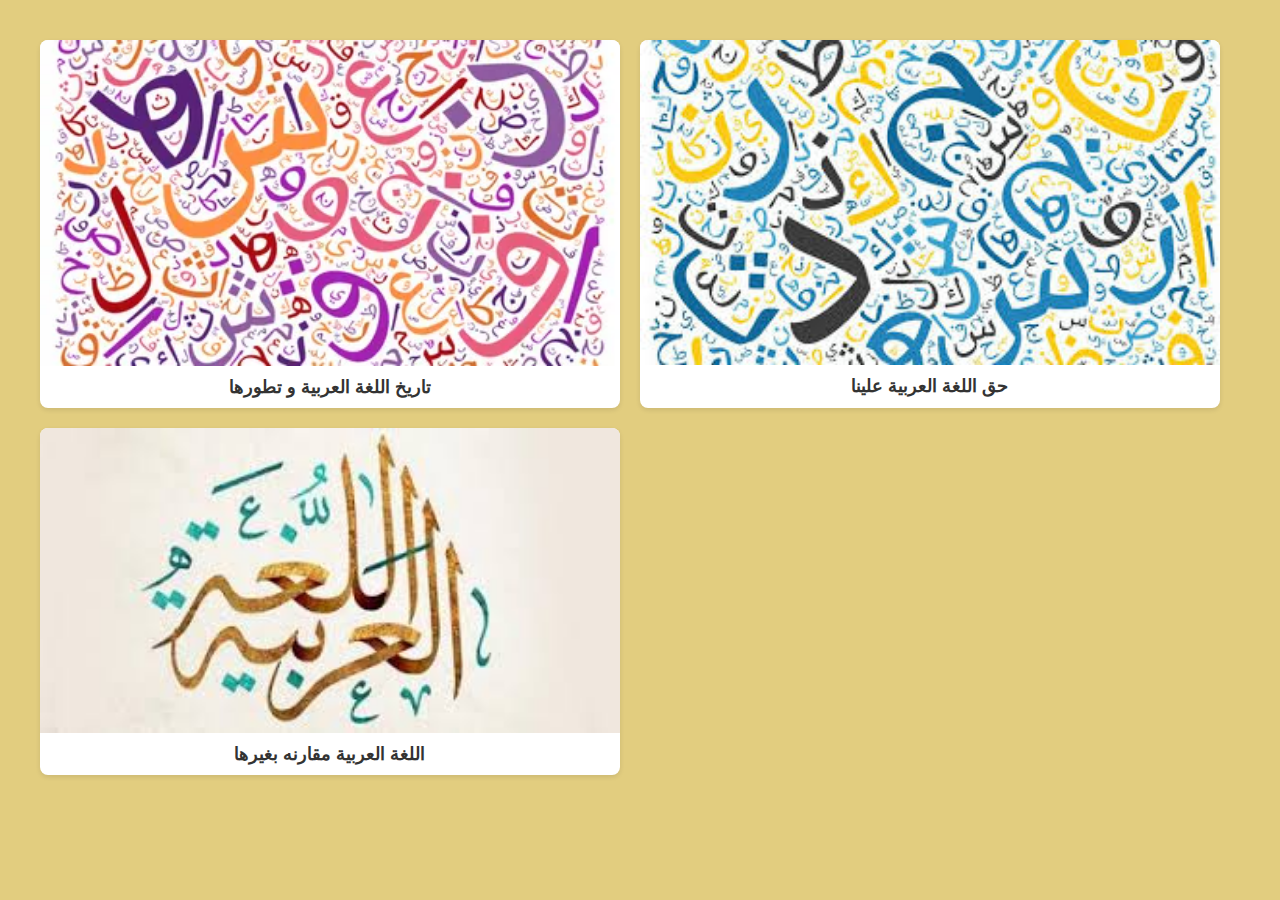
<file: Front-End/nav-bar/banner.html>
<!DOCTYPE html>
<html lang="en">

<head>
    <meta charset="UTF-8">
    <meta name="viewport" content="width=device-width, initial-scale=1.0">
    <link rel="stylesheet" href="main.css">
    <link rel="icon" href="../image/logo (1).png">
    <link rel="stylesheet" href="https://cdnjs.cloudflare.com/ajax/libs/font-awesome/6.6.0/css/all.min.css"
        integrity="sha512-Kc323vGBEqzTmouAECnVceyQqyqdsSiqLQISBL29aUW4U/M7pSPA/gEUZQqv1cwx4OnYxTxve5UMg5GT6L4JJg=="
        crossorigin="anonymous" referrerpolicy="no-referrer" />
    <title>مقالات عن اللغة</title>
</head>

<body>
    <section class="about-section">
        <div class="about-cards">
            <div class="card">
                <a href="../nav-elements/about1.html"> <img src="../تاريخ اللغة.webp" alt="Card 1">
                    <p class="card-name">تاريخ اللغة العربية و تطورها</p>
                </a>
            </div>
            <div class="card">
                <a href="../nav-elements/about3.html">
                    <img src="../image/صوره2.jpeg" alt="Card 2">
                    <p class="card-name">حق اللغة العربية علينا</p>
                </a>

            </div>
            <div class="card">
                <a href="../nav-elements/about2.html"><img src="../image/مقارنه.jpeg" alt="Card 3">
                    <p class="card-name">اللغة العربية مقارنه بغيرها</p>
                </a>


</body>
</file>
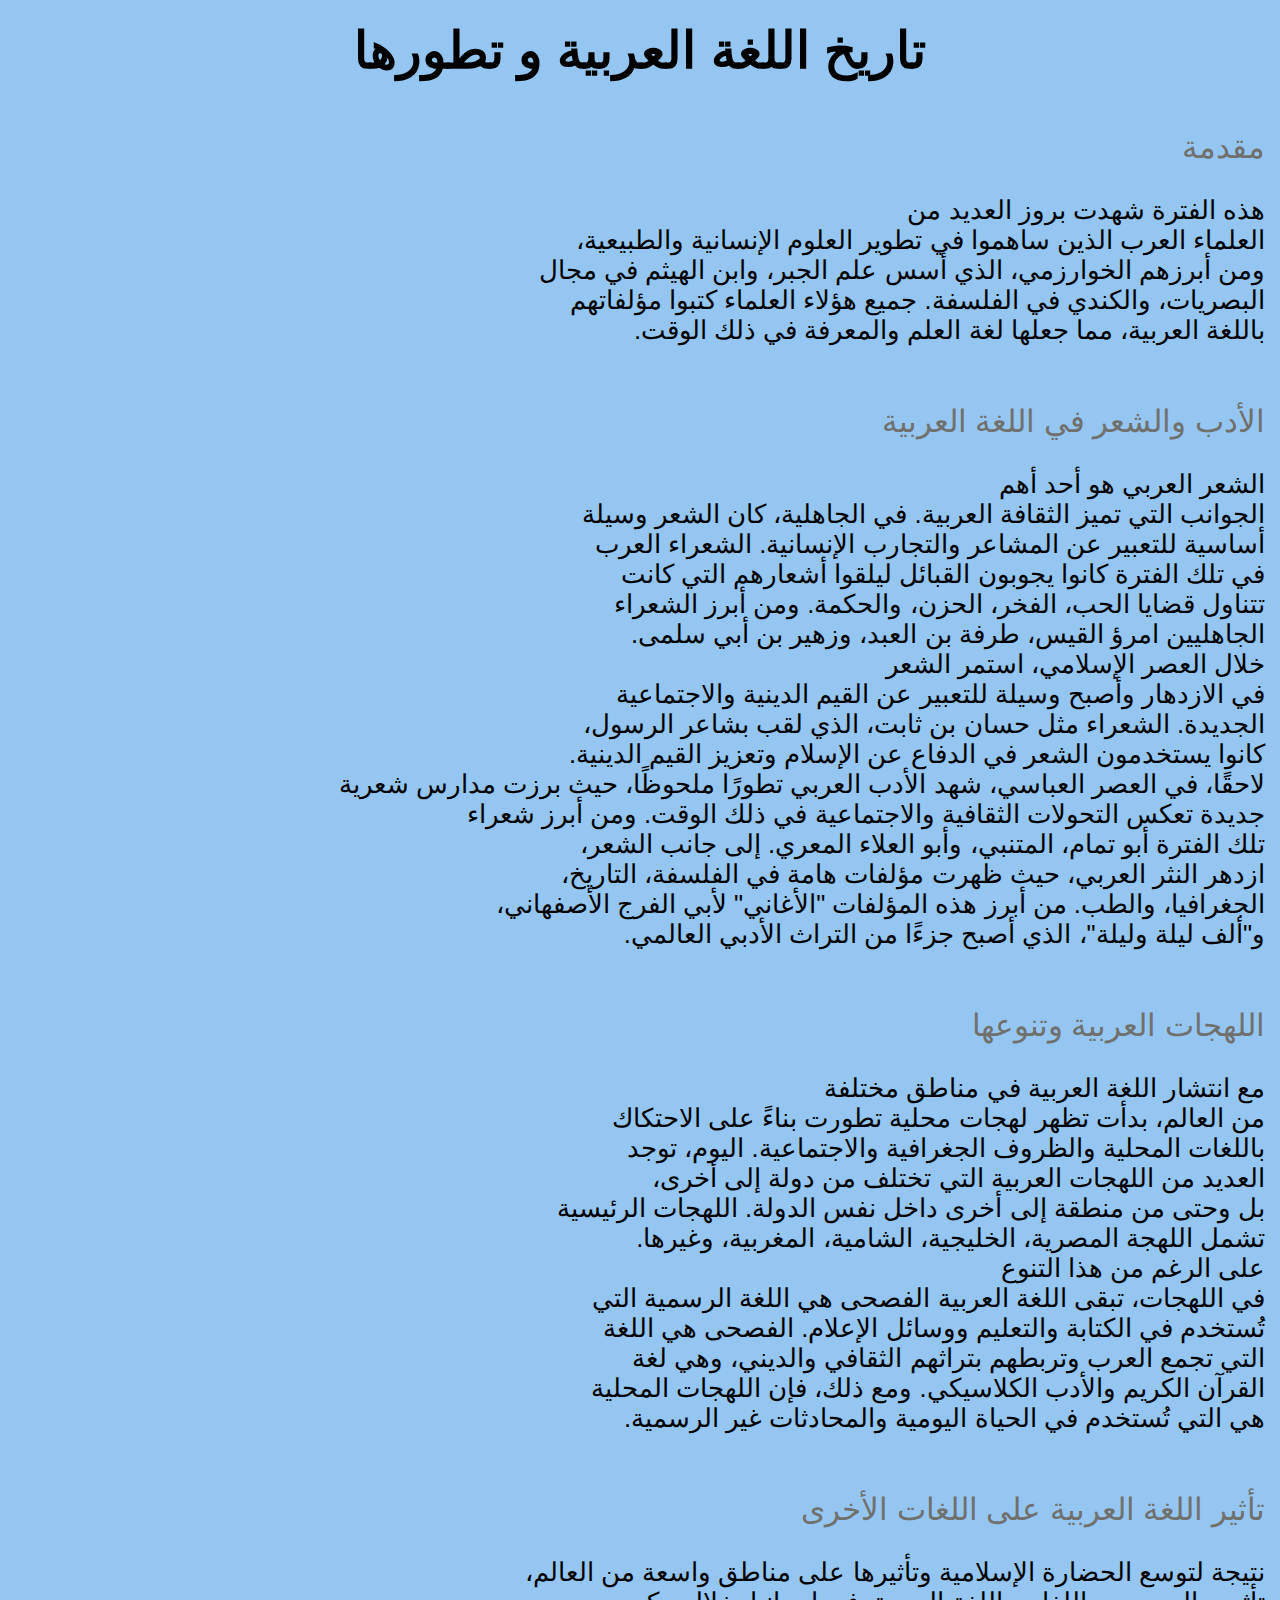
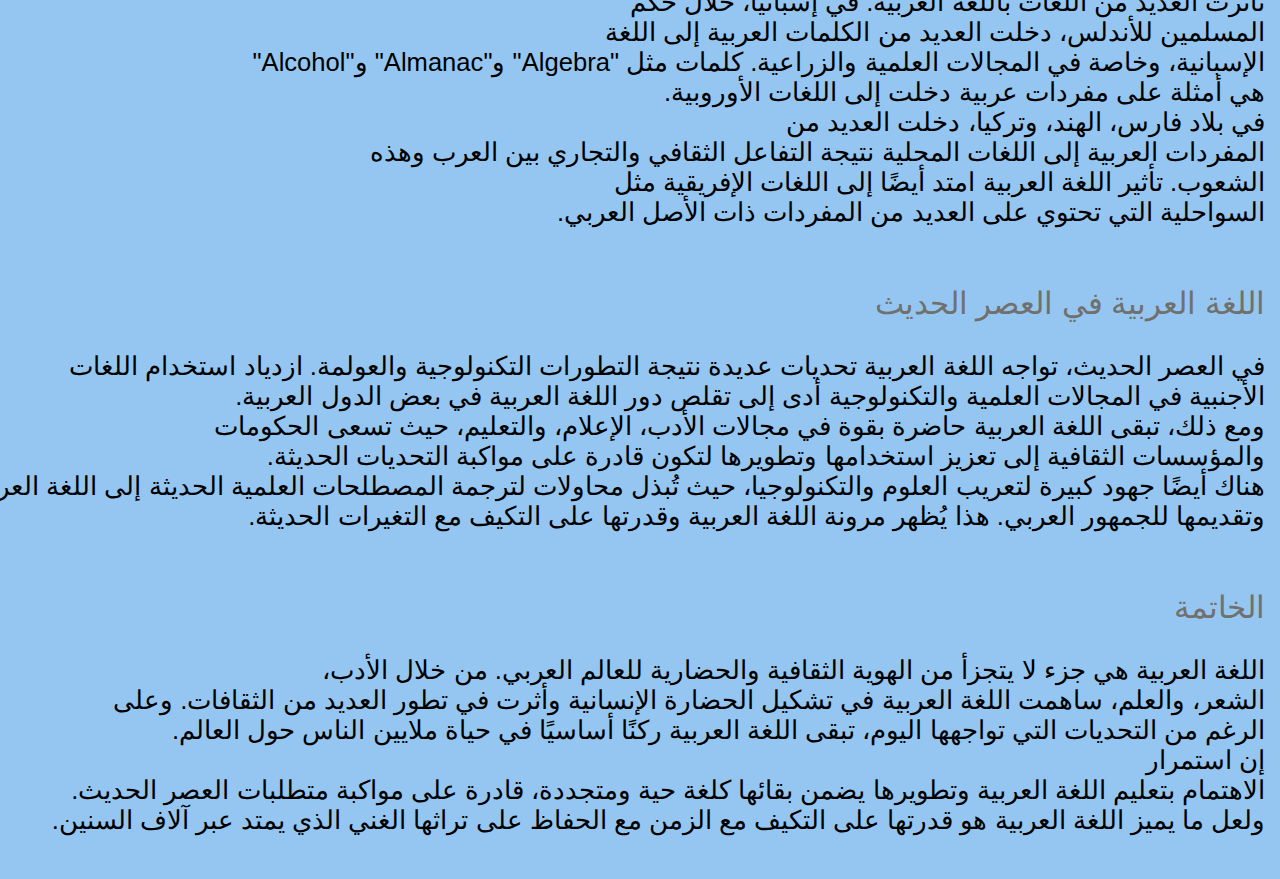
<file: Front-End/nav-elements/about1.html>
<!DOCTYPE html>
<html lang="en">

<head>
    <meta charset="UTF-8">
    <meta name="viewport" content="width=device-width, initial-scale=1.0">
    <link rel="stylesheet" href="about.css">
    <link rel="icon" href="../image/logo (1).png">
    <title>تاريخ اللغة العربية</title>
</head>

<body>
    <div class="container">
        <h1>تاريخ اللغة العربية و تطورها</h1>
    </div>
    <div class="main-container">
        <pre dir="rtl">
        <p>مقدمة</p>
هذه الفترة شهدت بروز العديد من 
العلماء العرب الذين ساهموا في تطوير العلوم الإنسانية والطبيعية،
ومن أبرزهم الخوارزمي، الذي أسس علم الجبر، وابن الهيثم في مجال
البصريات، والكندي في الفلسفة. جميع هؤلاء العلماء كتبوا مؤلفاتهم
باللغة العربية، مما جعلها لغة العلم والمعرفة في ذلك الوقت.

    <p>الأدب والشعر في اللغة العربية</p>
الشعر العربي هو أحد أهم 
الجوانب التي تميز الثقافة العربية. في الجاهلية، كان الشعر وسيلة 
أساسية للتعبير عن المشاعر والتجارب الإنسانية. الشعراء العرب
في تلك الفترة كانوا يجوبون القبائل ليلقوا أشعارهم التي كانت 
تتناول قضايا الحب، الفخر، الحزن، والحكمة. ومن أبرز الشعراء
الجاهليين امرؤ القيس، طرفة بن العبد، وزهير بن أبي سلمى.
خلال العصر الإسلامي، استمر الشعر
في الازدهار وأصبح وسيلة للتعبير عن القيم الدينية والاجتماعية 
الجديدة. الشعراء مثل حسان بن ثابت، الذي لقب بشاعر الرسول، 
كانوا يستخدمون الشعر في الدفاع عن الإسلام وتعزيز القيم الدينية.
لاحقًا، في العصر العباسي، شهد الأدب العربي تطورًا ملحوظًا، حيث برزت مدارس شعرية 
جديدة تعكس التحولات الثقافية والاجتماعية في ذلك الوقت. ومن أبرز شعراء
تلك الفترة أبو تمام، المتنبي، وأبو العلاء المعري. إلى جانب الشعر، 
ازدهر النثر العربي، حيث ظهرت مؤلفات هامة في الفلسفة، التاريخ، 
الجغرافيا، والطب. من أبرز هذه المؤلفات "الأغاني" لأبي الفرج الأصفهاني، 
و"ألف ليلة وليلة"، الذي أصبح جزءًا من التراث الأدبي العالمي.

    <p>اللهجات العربية وتنوعها</p>
مع انتشار اللغة العربية في مناطق مختلفة
من العالم، بدأت تظهر لهجات محلية تطورت بناءً على الاحتكاك
باللغات المحلية والظروف الجغرافية والاجتماعية. اليوم، توجد 
العديد من اللهجات العربية التي تختلف من دولة إلى أخرى، 
بل وحتى من منطقة إلى أخرى داخل نفس الدولة. اللهجات الرئيسية
تشمل اللهجة المصرية، الخليجية، الشامية، المغربية، وغيرها.
على الرغم من هذا التنوع
في اللهجات، تبقى اللغة العربية الفصحى هي اللغة الرسمية التي 
تُستخدم في الكتابة والتعليم ووسائل الإعلام. الفصحى هي اللغة
التي تجمع العرب وتربطهم بتراثهم الثقافي والديني، وهي لغة
القرآن الكريم والأدب الكلاسيكي. ومع ذلك، فإن اللهجات المحلية 
هي التي تُستخدم في الحياة اليومية والمحادثات غير الرسمية.
        
    <p>تأثير اللغة العربية على اللغات الأخرى</p>
نتيجة لتوسع الحضارة الإسلامية وتأثيرها على مناطق واسعة من العالم،
تأثرت العديد من اللغات باللغة العربية. في إسبانيا، خلال حكم 
المسلمين للأندلس، دخلت العديد من الكلمات العربية إلى اللغة 
الإسبانية، وخاصة في المجالات العلمية والزراعية. كلمات مثل "Algebra" و"Almanac" و"Alcohol"
هي أمثلة على مفردات عربية دخلت إلى اللغات الأوروبية.
في بلاد فارس، الهند، وتركيا، دخلت العديد من 
المفردات العربية إلى اللغات المحلية نتيجة التفاعل الثقافي والتجاري بين العرب وهذه
الشعوب. تأثير اللغة العربية امتد أيضًا إلى اللغات الإفريقية مثل 
السواحلية التي تحتوي على العديد من المفردات ذات الأصل العربي.

    <p>اللغة العربية في العصر الحديث</p>
في العصر الحديث، تواجه اللغة العربية تحديات عديدة نتيجة التطورات التكنولوجية والعولمة. ازدياد استخدام اللغات
الأجنبية في المجالات العلمية والتكنولوجية أدى إلى تقلص دور اللغة العربية في بعض الدول العربية. 
ومع ذلك، تبقى اللغة العربية حاضرة بقوة في مجالات الأدب، الإعلام، والتعليم، حيث تسعى الحكومات 
والمؤسسات الثقافية إلى تعزيز استخدامها وتطويرها لتكون قادرة على مواكبة التحديات الحديثة.
هناك أيضًا جهود كبيرة لتعريب العلوم والتكنولوجيا، حيث تُبذل محاولات لترجمة المصطلحات العلمية الحديثة إلى اللغة العربية
وتقديمها للجمهور العربي. هذا يُظهر مرونة اللغة العربية وقدرتها على التكيف مع التغيرات الحديثة.

    <p>الخاتمة</p>
اللغة العربية هي جزء لا يتجزأ من الهوية الثقافية والحضارية للعالم العربي. من خلال الأدب،
الشعر، والعلم، ساهمت اللغة العربية في تشكيل الحضارة الإنسانية وأثرت في تطور العديد من الثقافات. وعلى 
الرغم من التحديات التي تواجهها اليوم، تبقى اللغة العربية ركنًا أساسيًا في حياة ملايين الناس حول العالم.
إن استمرار 
الاهتمام بتعليم اللغة العربية وتطويرها يضمن بقائها كلغة حية ومتجددة، قادرة على مواكبة متطلبات العصر الحديث.
ولعل ما يميز اللغة العربية هو قدرتها على التكيف مع الزمن مع الحفاظ على تراثها الغني الذي يمتد عبر آلاف السنين.
    </pre>
    </div>
</body>
</file>
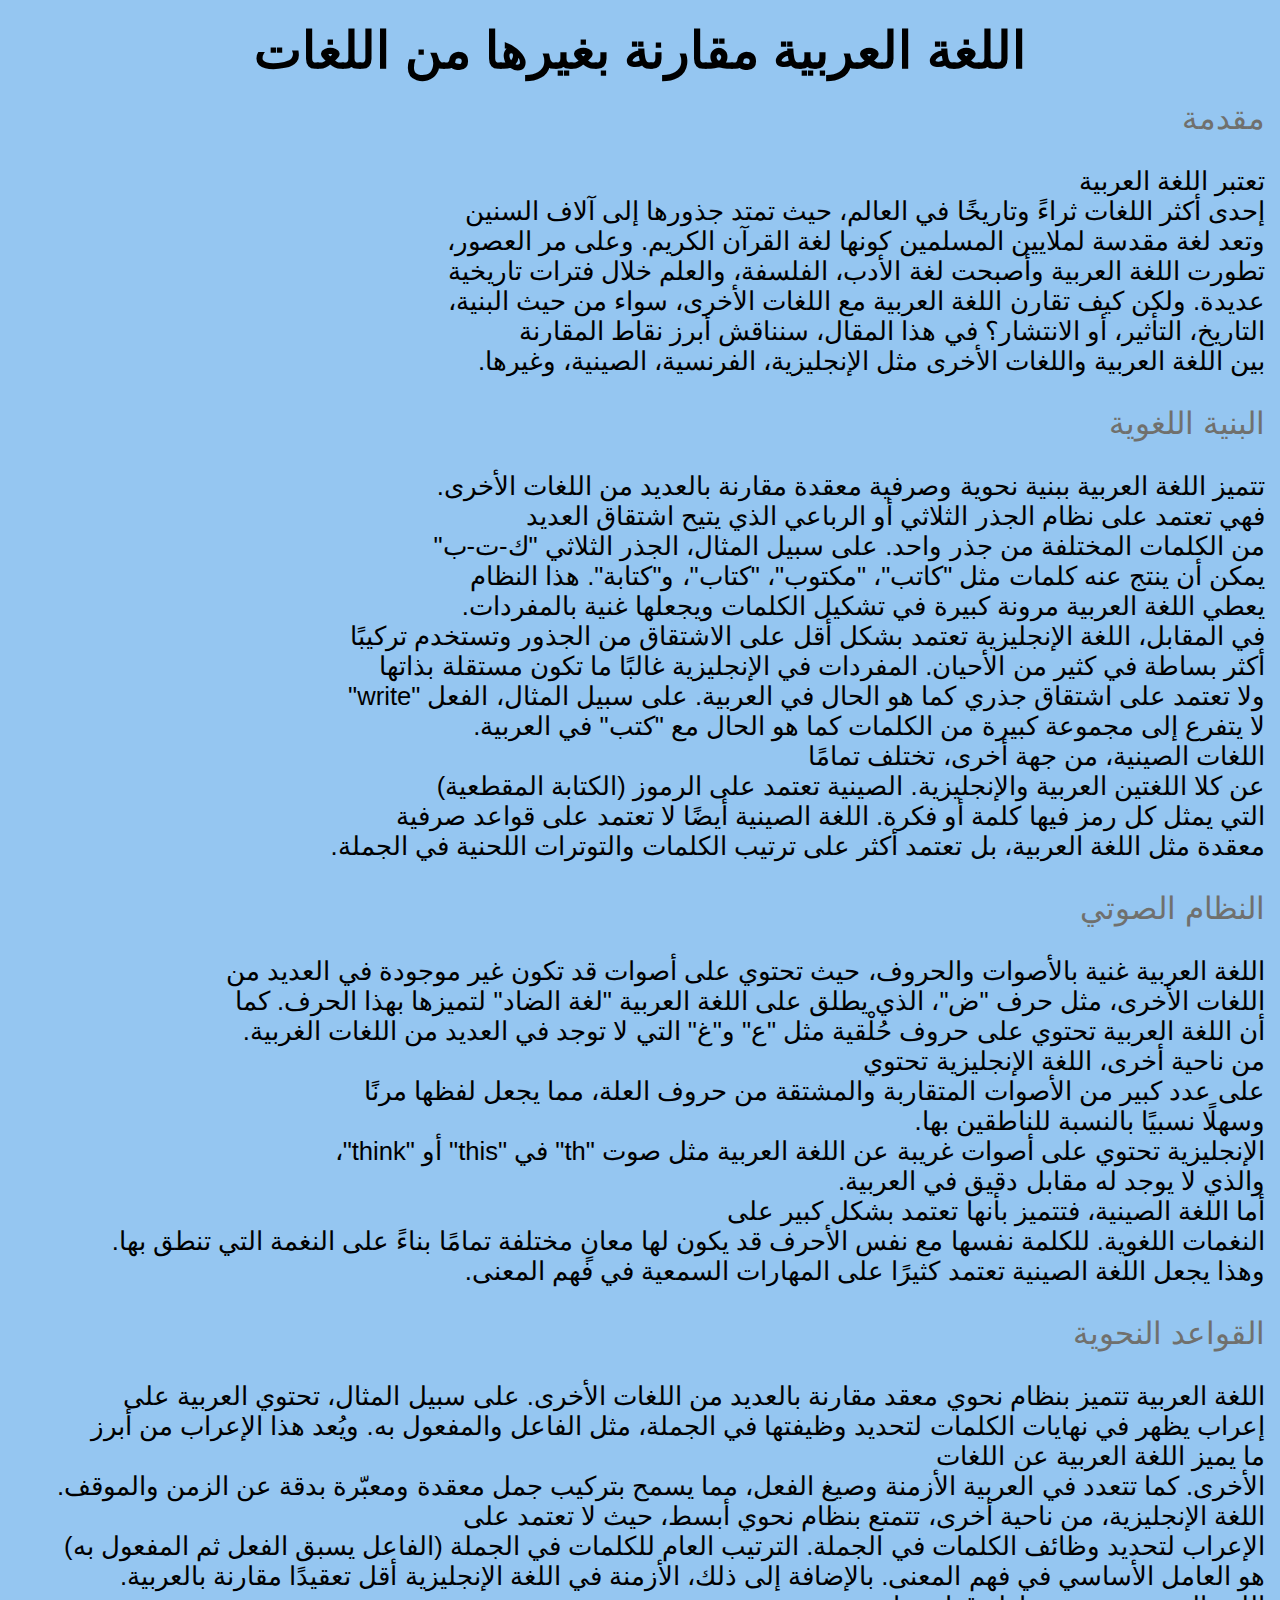
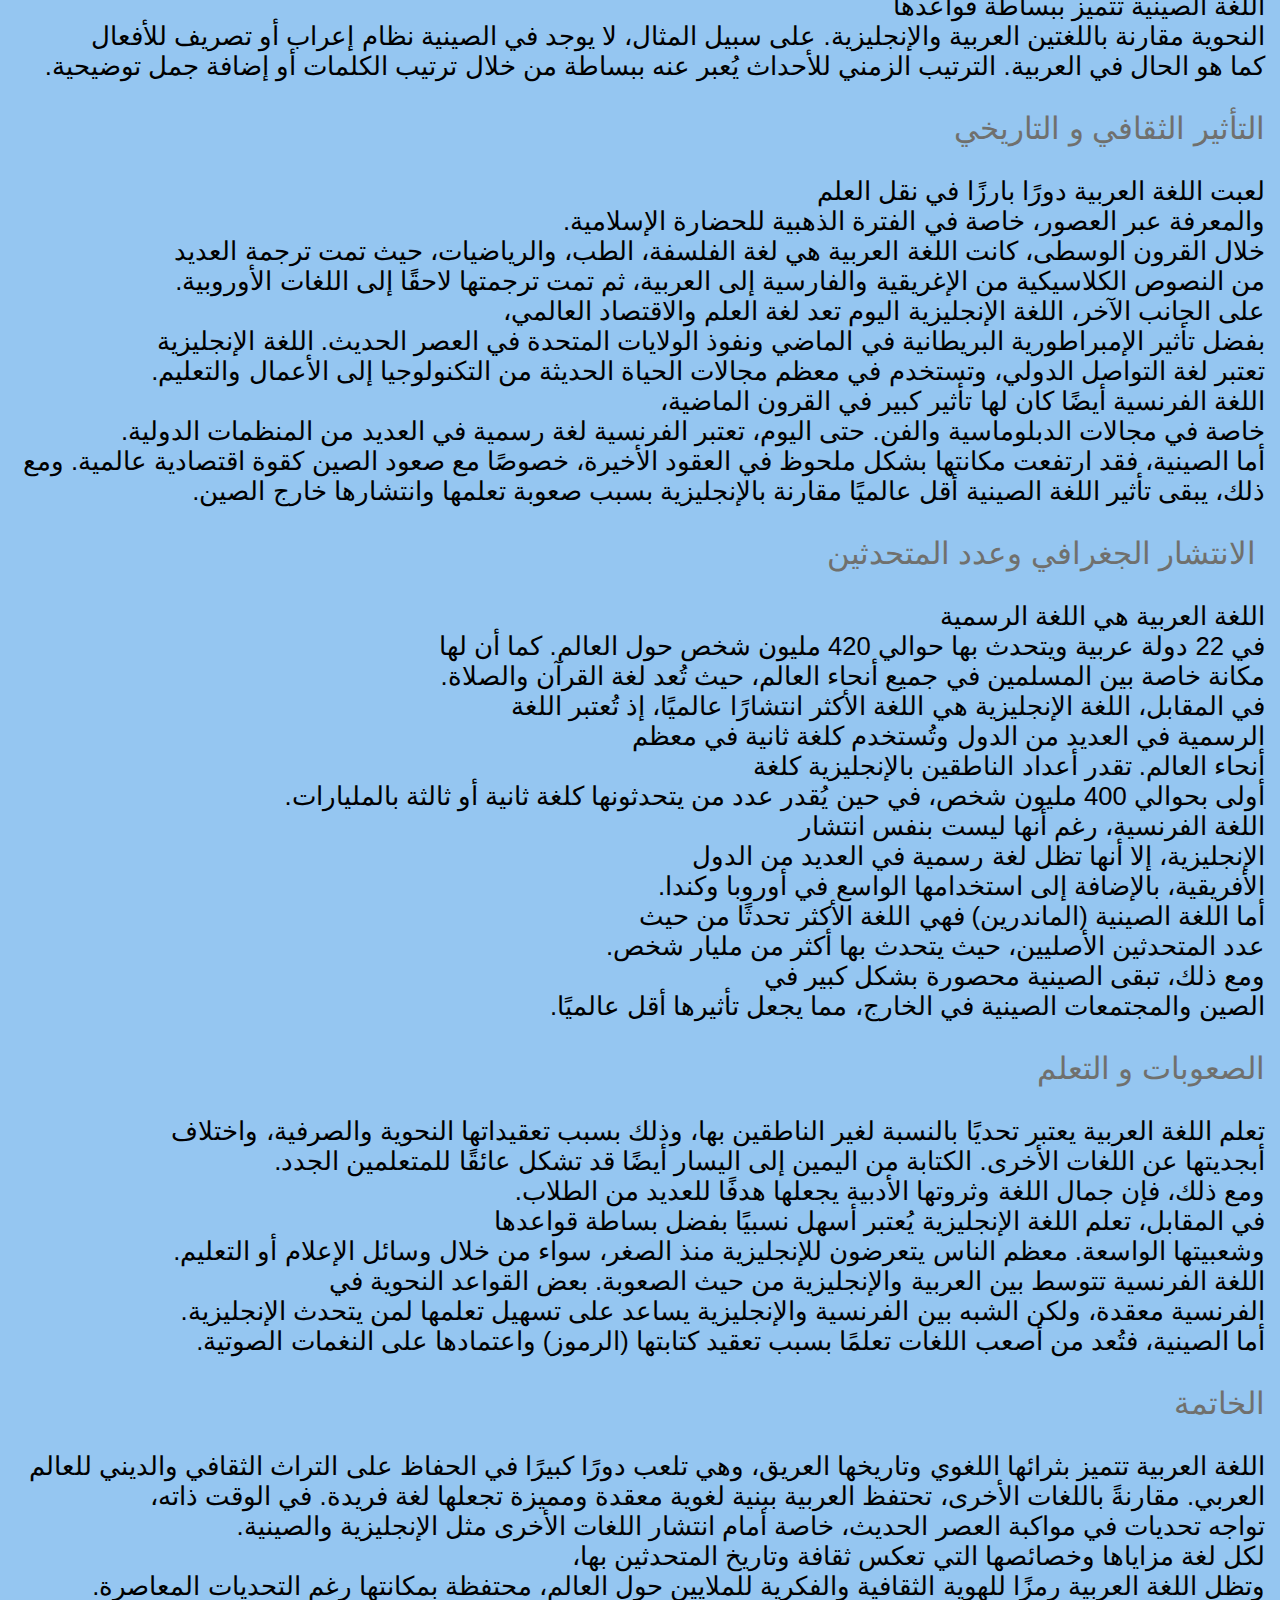
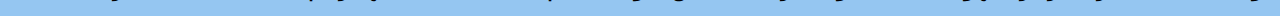
<file: Front-End/nav-elements/about2.html>
<!DOCTYPE html>
<html lang="en">

<head>
    <meta charset="UTF-8">
    <meta name="viewport" content="width=device-width, initial-scale=1.0">
    <link rel="stylesheet" href="about.css">
    <link rel="icon" href="../image/logo (1).png">
    <title>حق اللغة العربية علينا</title>
</head>

<body>
    <div class="container">
        <h1>اللغة العربية مقارنة بغيرها من اللغات</h1>
    </div>
    <div class="main-container">
        <pre dir="rtl">
<p>مقدمة</p>
تعتبر اللغة العربية 
إحدى أكثر اللغات ثراءً وتاريخًا في العالم، حيث تمتد جذورها إلى آلاف السنين
وتعد لغة مقدسة لملايين المسلمين كونها لغة القرآن الكريم. وعلى مر العصور،
تطورت اللغة العربية وأصبحت لغة الأدب، الفلسفة، والعلم خلال فترات تاريخية 
عديدة. ولكن كيف تقارن اللغة العربية مع اللغات الأخرى، سواء من حيث البنية،
التاريخ، التأثير، أو الانتشار؟ في هذا المقال، سنناقش أبرز نقاط المقارنة 
بين اللغة العربية واللغات الأخرى مثل الإنجليزية، الفرنسية، الصينية، وغيرها.

<p>البنية اللغوية</p>
تتميز اللغة العربية ببنية نحوية وصرفية معقدة مقارنة بالعديد من اللغات الأخرى.
فهي تعتمد على نظام الجذر الثلاثي أو الرباعي الذي يتيح اشتقاق العديد
من الكلمات المختلفة من جذر واحد. على سبيل المثال، الجذر الثلاثي "ك-ت-ب" 
يمكن أن ينتج عنه كلمات مثل "كاتب"، "مكتوب"، "كتاب"، و"كتابة". هذا النظام
يعطي اللغة العربية مرونة كبيرة في تشكيل الكلمات ويجعلها غنية بالمفردات.
في المقابل، اللغة الإنجليزية تعتمد بشكل أقل على الاشتقاق من الجذور وتستخدم تركيبًا 
أكثر بساطة في كثير من الأحيان. المفردات في الإنجليزية غالبًا ما تكون مستقلة بذاتها 
ولا تعتمد على اشتقاق جذري كما هو الحال في العربية. على سبيل المثال، الفعل "write"
لا يتفرع إلى مجموعة كبيرة من الكلمات كما هو الحال مع "كتب" في العربية.
اللغات الصينية، من جهة أخرى، تختلف تمامًا 
عن كلا اللغتين العربية والإنجليزية. الصينية تعتمد على الرموز (الكتابة المقطعية) 
التي يمثل كل رمز فيها كلمة أو فكرة. اللغة الصينية أيضًا لا تعتمد على قواعد صرفية 
معقدة مثل اللغة العربية، بل تعتمد أكثر على ترتيب الكلمات والتوترات اللحنية في الجملة.

<p>النظام الصوتي</p>  
اللغة العربية غنية بالأصوات والحروف، حيث تحتوي على أصوات قد تكون غير موجودة في العديد من 
اللغات الأخرى، مثل حرف "ض"، الذي يطلق على اللغة العربية "لغة الضاد" لتميزها بهذا الحرف. كما 
أن اللغة العربية تحتوي على حروف حُلْقية مثل "ع" و"غ" التي لا توجد في العديد من اللغات الغربية.
من ناحية أخرى، اللغة الإنجليزية تحتوي 
على عدد كبير من الأصوات المتقاربة والمشتقة من حروف العلة، مما يجعل لفظها مرنًا
وسهلًا نسبيًا بالنسبة للناطقين بها.
الإنجليزية تحتوي على أصوات غريبة عن اللغة العربية مثل صوت "th" في "this" أو "think"،
والذي لا يوجد له مقابل دقيق في العربية.
أما اللغة الصينية، فتتميز بأنها تعتمد بشكل كبير على 
النغمات اللغوية. للكلمة نفسها مع نفس الأحرف قد يكون لها معانٍ مختلفة تمامًا بناءً على النغمة التي تنطق بها. 
وهذا يجعل اللغة الصينية تعتمد كثيرًا على المهارات السمعية في فهم المعنى.

<p>القواعد النحوية</p>
اللغة العربية تتميز بنظام نحوي معقد مقارنة بالعديد من اللغات الأخرى. على سبيل المثال، تحتوي العربية على 
إعراب يظهر في نهايات الكلمات لتحديد وظيفتها في الجملة، مثل الفاعل والمفعول به. ويُعد هذا الإعراب من أبرز
ما يميز اللغة العربية عن اللغات 
الأخرى. كما تتعدد في العربية الأزمنة وصيغ الفعل، مما يسمح بتركيب جمل معقدة ومعبّرة بدقة عن الزمن والموقف.
اللغة الإنجليزية، من ناحية أخرى، تتمتع بنظام نحوي أبسط، حيث لا تعتمد على 
الإعراب لتحديد وظائف الكلمات في الجملة. الترتيب العام للكلمات في الجملة (الفاعل يسبق الفعل ثم المفعول به)
هو العامل الأساسي في فهم المعنى. بالإضافة إلى ذلك، الأزمنة في اللغة الإنجليزية أقل تعقيدًا مقارنة بالعربية.
اللغة الصينية تتميز ببساطة قواعدها 
النحوية مقارنة باللغتين العربية والإنجليزية. على سبيل المثال، لا يوجد في الصينية نظام إعراب أو تصريف للأفعال
كما هو الحال في العربية. الترتيب الزمني للأحداث يُعبر عنه ببساطة من خلال ترتيب الكلمات أو إضافة جمل توضيحية.

<p>التأثير الثقافي و التاريخي</p>
لعبت اللغة العربية دورًا بارزًا في نقل العلم
والمعرفة عبر العصور، خاصة في الفترة الذهبية للحضارة الإسلامية. 
خلال القرون الوسطى، كانت اللغة العربية هي لغة الفلسفة، الطب، والرياضيات، حيث تمت ترجمة العديد 
من النصوص الكلاسيكية من الإغريقية والفارسية إلى العربية، ثم تمت ترجمتها لاحقًا إلى اللغات الأوروبية. 
على الجانب الآخر، اللغة الإنجليزية اليوم تعد لغة العلم والاقتصاد العالمي، 
بفضل تأثير الإمبراطورية البريطانية في الماضي ونفوذ الولايات المتحدة في العصر الحديث. اللغة الإنجليزية 
تعتبر لغة التواصل الدولي، وتستخدم في معظم مجالات الحياة الحديثة من التكنولوجيا إلى الأعمال والتعليم.
اللغة الفرنسية أيضًا كان لها تأثير كبير في القرون الماضية، 
خاصة في مجالات الدبلوماسية والفن. حتى اليوم، تعتبر الفرنسية لغة رسمية في العديد من المنظمات الدولية.
أما الصينية، فقد ارتفعت مكانتها بشكل ملحوظ في العقود الأخيرة، خصوصًا مع صعود الصين كقوة اقتصادية عالمية. ومع
ذلك، يبقى تأثير اللغة الصينية أقل عالميًا مقارنة بالإنجليزية بسبب صعوبة تعلمها وانتشارها خارج الصين.

<p> الانتشار الجغرافي وعدد المتحدثين</p>
اللغة العربية هي اللغة الرسمية
في 22 دولة عربية ويتحدث بها حوالي 420 مليون شخص حول العالم. كما أن لها
مكانة خاصة بين المسلمين في جميع أنحاء العالم، حيث تُعد لغة القرآن والصلاة.
في المقابل، اللغة الإنجليزية هي اللغة الأكثر انتشارًا عالميًا، إذ تُعتبر اللغة 
الرسمية في العديد من الدول وتُستخدم كلغة ثانية في معظم
أنحاء العالم. تقدر أعداد الناطقين بالإنجليزية كلغة
أولى بحوالي 400 مليون شخص، في حين يُقدر عدد من يتحدثونها كلغة ثانية أو ثالثة بالمليارات.
اللغة الفرنسية، رغم أنها ليست بنفس انتشار 
الإنجليزية، إلا أنها تظل لغة رسمية في العديد من الدول 
الأفريقية، بالإضافة إلى استخدامها الواسع في أوروبا وكندا.
أما اللغة الصينية (الماندرين) فهي اللغة الأكثر تحدثًا من حيث 
عدد المتحدثين الأصليين، حيث يتحدث بها أكثر من مليار شخص.
ومع ذلك، تبقى الصينية محصورة بشكل كبير في
الصين والمجتمعات الصينية في الخارج، مما يجعل تأثيرها أقل عالميًا.

<p>الصعوبات و التعلم</p> 
تعلم اللغة العربية يعتبر تحديًا بالنسبة لغير الناطقين بها، وذلك بسبب تعقيداتها النحوية والصرفية، واختلاف 
أبجديتها عن اللغات الأخرى. الكتابة من اليمين إلى اليسار أيضًا قد تشكل عائقًا للمتعلمين الجدد. 
ومع ذلك، فإن جمال اللغة وثروتها الأدبية يجعلها هدفًا للعديد من الطلاب.
في المقابل، تعلم اللغة الإنجليزية يُعتبر أسهل نسبيًا بفضل بساطة قواعدها 
وشعبيتها الواسعة. معظم الناس يتعرضون للإنجليزية منذ الصغر، سواء من خلال وسائل الإعلام أو التعليم.
اللغة الفرنسية تتوسط بين العربية والإنجليزية من حيث الصعوبة. بعض القواعد النحوية في 
الفرنسية معقدة، ولكن الشبه بين الفرنسية والإنجليزية يساعد على تسهيل تعلمها لمن يتحدث الإنجليزية.
أما الصينية، فتُعد من أصعب اللغات تعلمًا بسبب تعقيد كتابتها (الرموز) واعتمادها على النغمات الصوتية.

<p>الخاتمة</p>
اللغة العربية تتميز بثرائها اللغوي وتاريخها العريق، وهي تلعب دورًا كبيرًا في الحفاظ على التراث الثقافي والديني للعالم
العربي. مقارنةً باللغات الأخرى، تحتفظ العربية ببنية لغوية معقدة ومميزة تجعلها لغة فريدة. في الوقت ذاته،
تواجه تحديات في مواكبة العصر الحديث، خاصة أمام انتشار اللغات الأخرى مثل الإنجليزية والصينية.
لكل لغة مزاياها وخصائصها التي تعكس ثقافة وتاريخ المتحدثين بها، 
وتظل اللغة العربية رمزًا للهوية الثقافية والفكرية للملايين حول العالم، محتفظة بمكانتها رغم التحديات المعاصرة.
</pre>
    </div>
</body>
</file>
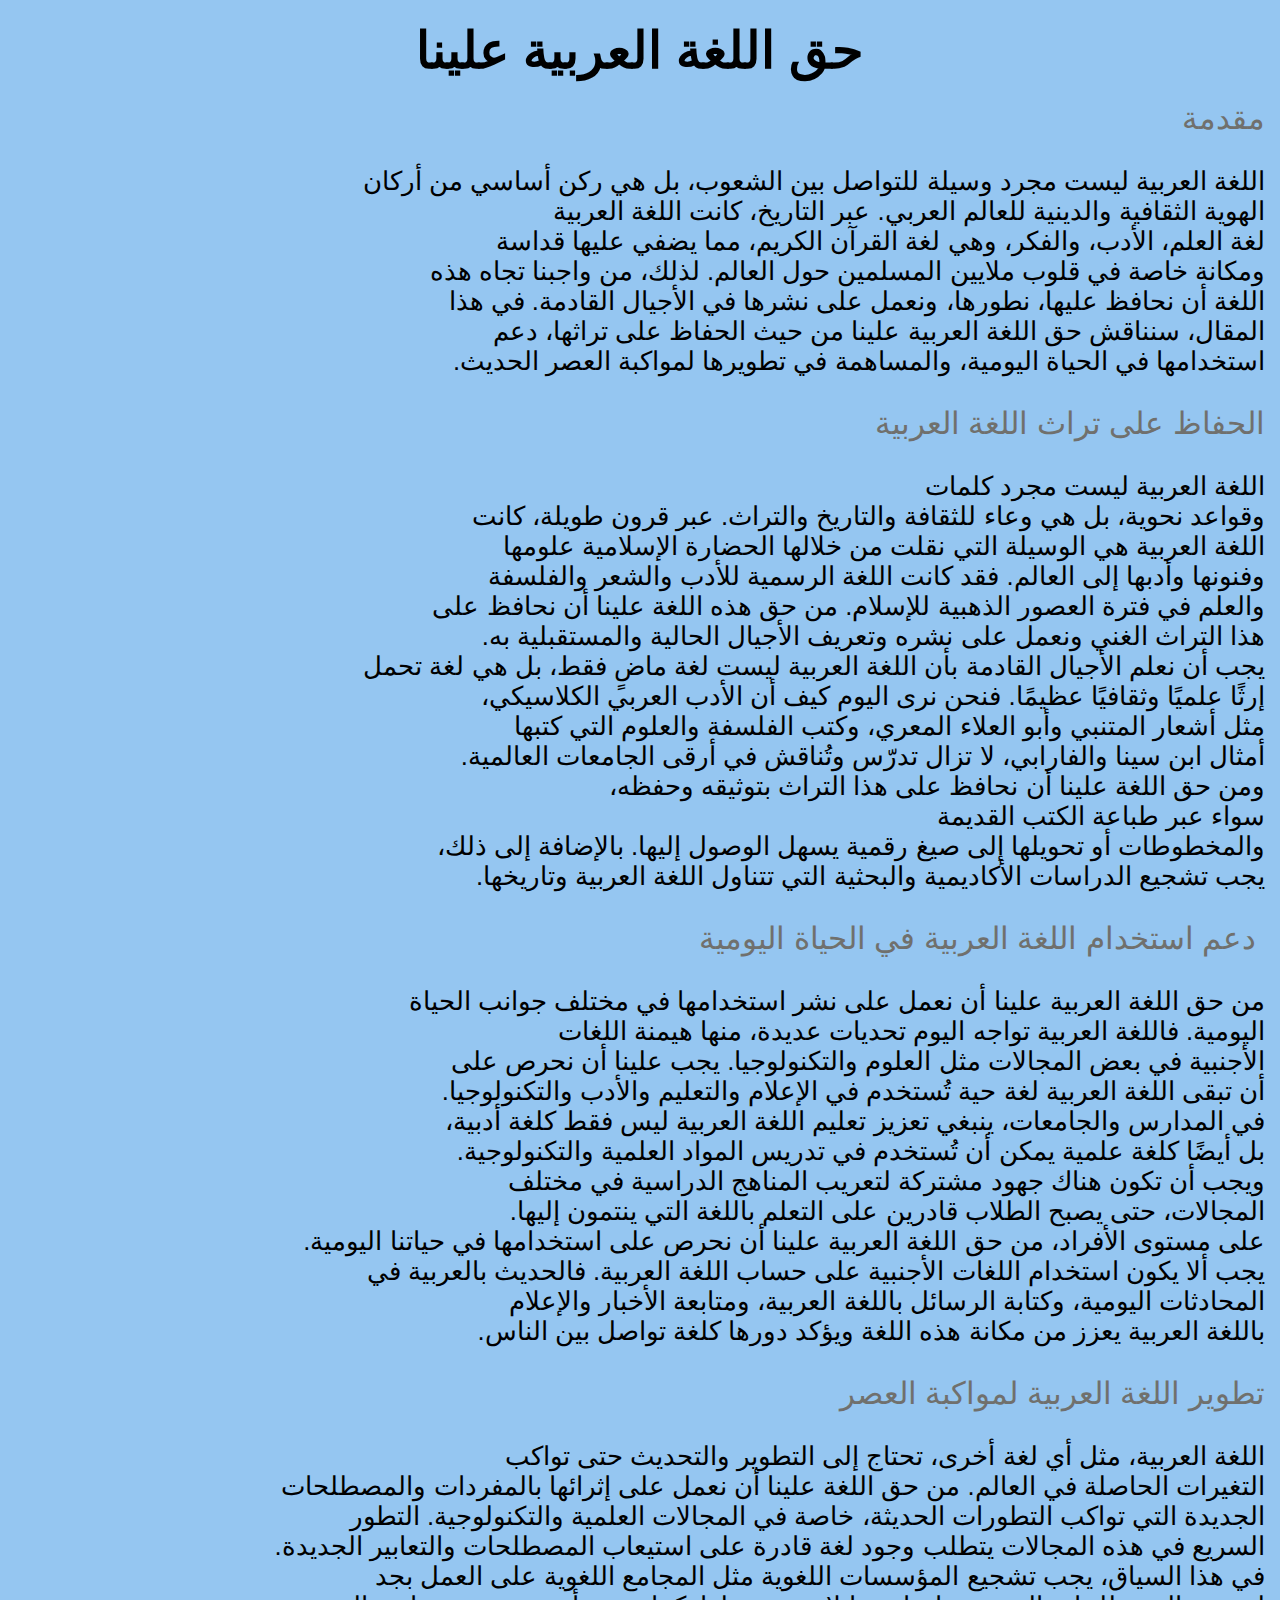
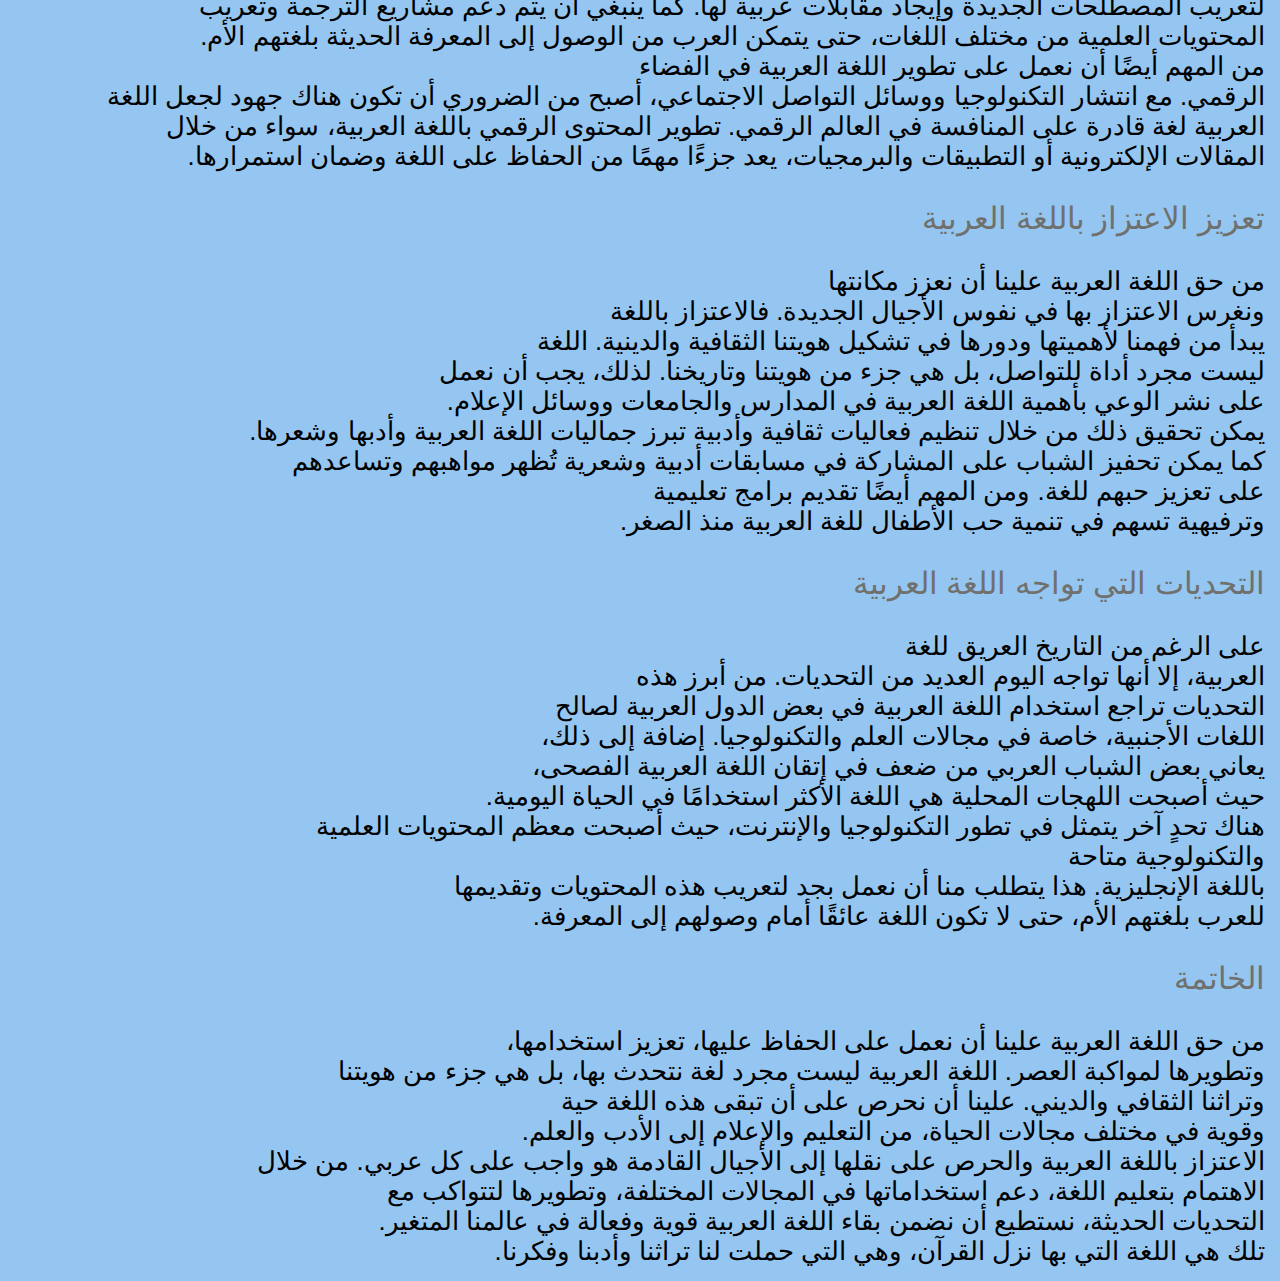
<file: Front-End/nav-elements/about3.html>
<!DOCTYPE html>
<html lang="en">

<head>
    <meta charset="UTF-8">
    <meta name="viewport" content="width=device-width, initial-scale=1.0">
    <link rel="stylesheet" href="about.css">
    <link rel="icon" href="../image/logo (1).png">
    <title>اللغة العربية مقارنة باللغات الاخري</title>
</head>

<body>
    <div class="container">
        <h1>حق اللغة العربية علينا</h1>
    </div>
    <div class="main-container">
        <pre dir="rtl">
<p>مقدمة</p>
اللغة العربية ليست مجرد وسيلة للتواصل بين الشعوب، بل هي ركن أساسي من أركان 
الهوية الثقافية والدينية للعالم العربي. عبر التاريخ، كانت اللغة العربية
لغة العلم، الأدب، والفكر، وهي لغة القرآن الكريم، مما يضفي عليها قداسة 
ومكانة خاصة في قلوب ملايين المسلمين حول العالم. لذلك، من واجبنا تجاه هذه 
اللغة أن نحافظ عليها، نطورها، ونعمل على نشرها في الأجيال القادمة. في هذا
المقال، سنناقش حق اللغة العربية علينا من حيث الحفاظ على تراثها، دعم 
استخدامها في الحياة اليومية، والمساهمة في تطويرها لمواكبة العصر الحديث.

<p>الحفاظ على تراث اللغة العربية</p>
اللغة العربية ليست مجرد كلمات
وقواعد نحوية، بل هي وعاء للثقافة والتاريخ والتراث. عبر قرون طويلة، كانت 
اللغة العربية هي الوسيلة التي نقلت من خلالها الحضارة الإسلامية علومها 
وفنونها وأدبها إلى العالم. فقد كانت اللغة الرسمية للأدب والشعر والفلسفة 
والعلم في فترة العصور الذهبية للإسلام. من حق هذه اللغة علينا أن نحافظ على 
هذا التراث الغني ونعمل على نشره وتعريف الأجيال الحالية والمستقبلية به.
يجب أن نعلم الأجيال القادمة بأن اللغة العربية ليست لغة ماضٍ فقط، بل هي لغة تحمل
إرثًا علميًا وثقافيًا عظيمًا. فنحن نرى اليوم كيف أن الأدب العربي الكلاسيكي، 
مثل أشعار المتنبي وأبو العلاء المعري، وكتب الفلسفة والعلوم التي كتبها 
أمثال ابن سينا والفارابي، لا تزال تدرّس وتُناقش في أرقى الجامعات العالمية.
ومن حق اللغة علينا أن نحافظ على هذا التراث بتوثيقه وحفظه،
سواء عبر طباعة الكتب القديمة 
والمخطوطات أو تحويلها إلى صيغ رقمية يسهل الوصول إليها. بالإضافة إلى ذلك، 
يجب تشجيع الدراسات الأكاديمية والبحثية التي تتناول اللغة العربية وتاريخها.

<p> دعم استخدام اللغة العربية في الحياة اليومية</p>
من حق اللغة العربية علينا أن نعمل على نشر استخدامها في مختلف جوانب الحياة 
اليومية. فاللغة العربية تواجه اليوم تحديات عديدة، منها هيمنة اللغات
الأجنبية في بعض المجالات مثل العلوم والتكنولوجيا. يجب علينا أن نحرص على 
أن تبقى اللغة العربية لغة حية تُستخدم في الإعلام والتعليم والأدب والتكنولوجيا.
في المدارس والجامعات، ينبغي تعزيز تعليم اللغة العربية ليس فقط كلغة أدبية،
بل أيضًا كلغة علمية يمكن أن تُستخدم في تدريس المواد العلمية والتكنولوجية. 
ويجب أن تكون هناك جهود مشتركة لتعريب المناهج الدراسية في مختلف
المجالات، حتى يصبح الطلاب قادرين على التعلم باللغة التي ينتمون إليها.
على مستوى الأفراد، من حق اللغة العربية علينا أن نحرص على استخدامها في حياتنا اليومية.
يجب ألا يكون استخدام اللغات الأجنبية على حساب اللغة العربية. فالحديث بالعربية في 
المحادثات اليومية، وكتابة الرسائل باللغة العربية، ومتابعة الأخبار والإعلام 
باللغة العربية يعزز من مكانة هذه اللغة ويؤكد دورها كلغة تواصل بين الناس.

<p>تطوير اللغة العربية لمواكبة العصر</p>
اللغة العربية، مثل أي لغة أخرى، تحتاج إلى التطوير والتحديث حتى تواكب 
التغيرات الحاصلة في العالم. من حق اللغة علينا أن نعمل على إثرائها بالمفردات والمصطلحات
الجديدة التي تواكب التطورات الحديثة، خاصة في المجالات العلمية والتكنولوجية. التطور 
السريع في هذه المجالات يتطلب وجود لغة قادرة على استيعاب المصطلحات والتعابير الجديدة.
في هذا السياق، يجب تشجيع المؤسسات اللغوية مثل المجامع اللغوية على العمل بجد
لتعريب المصطلحات الجديدة وإيجاد مقابلات عربية لها. كما ينبغي أن يتم دعم مشاريع الترجمة وتعريب 
المحتويات العلمية من مختلف اللغات، حتى يتمكن العرب من الوصول إلى المعرفة الحديثة بلغتهم الأم.
من المهم أيضًا أن نعمل على تطوير اللغة العربية في الفضاء 
الرقمي. مع انتشار التكنولوجيا ووسائل التواصل الاجتماعي، أصبح من الضروري أن تكون هناك جهود لجعل اللغة 
العربية لغة قادرة على المنافسة في العالم الرقمي. تطوير المحتوى الرقمي باللغة العربية، سواء من خلال 
المقالات الإلكترونية أو التطبيقات والبرمجيات، يعد جزءًا مهمًا من الحفاظ على اللغة وضمان استمرارها.

<p>تعزيز الاعتزاز باللغة العربية</p>
من حق اللغة العربية علينا أن نعزز مكانتها 
ونغرس الاعتزاز بها في نفوس الأجيال الجديدة. فالاعتزاز باللغة
يبدأ من فهمنا لأهميتها ودورها في تشكيل هويتنا الثقافية والدينية. اللغة 
ليست مجرد أداة للتواصل، بل هي جزء من هويتنا وتاريخنا. لذلك، يجب أن نعمل
على نشر الوعي بأهمية اللغة العربية في المدارس والجامعات ووسائل الإعلام.
يمكن تحقيق ذلك من خلال تنظيم فعاليات ثقافية وأدبية تبرز جماليات اللغة العربية وأدبها وشعرها.
كما يمكن تحفيز الشباب على المشاركة في مسابقات أدبية وشعرية تُظهر مواهبهم وتساعدهم
على تعزيز حبهم للغة. ومن المهم أيضًا تقديم برامج تعليمية 
وترفيهية تسهم في تنمية حب الأطفال للغة العربية منذ الصغر.

<p>التحديات التي تواجه اللغة العربية</p>
على الرغم من التاريخ العريق للغة 
العربية، إلا أنها تواجه اليوم العديد من التحديات. من أبرز هذه 
التحديات تراجع استخدام اللغة العربية في بعض الدول العربية لصالح 
اللغات الأجنبية، خاصة في مجالات العلم والتكنولوجيا. إضافة إلى ذلك، 
يعاني بعض الشباب العربي من ضعف في إتقان اللغة العربية الفصحى، 
حيث أصبحت اللهجات المحلية هي اللغة الأكثر استخدامًا في الحياة اليومية.
هناك تحدٍ آخر يتمثل في تطور التكنولوجيا والإنترنت، حيث أصبحت معظم المحتويات العلمية 
والتكنولوجية متاحة
باللغة الإنجليزية. هذا يتطلب منا أن نعمل بجد لتعريب هذه المحتويات وتقديمها 
للعرب بلغتهم الأم، حتى لا تكون اللغة عائقًا أمام وصولهم إلى المعرفة.

<p>الخاتمة</p>
من حق اللغة العربية علينا أن نعمل على الحفاظ عليها، تعزيز استخدامها، 
وتطويرها لمواكبة العصر. اللغة العربية ليست مجرد لغة نتحدث بها، بل هي جزء من هويتنا 
وتراثنا الثقافي والديني. علينا أن نحرص على أن تبقى هذه اللغة حية 
وقوية في مختلف مجالات الحياة، من التعليم والإعلام إلى الأدب والعلم.
الاعتزاز باللغة العربية والحرص على نقلها إلى الأجيال القادمة هو واجب على كل عربي. من خلال 
الاهتمام بتعليم اللغة، دعم استخداماتها في المجالات المختلفة، وتطويرها لتتواكب مع 
التحديات الحديثة، نستطيع أن نضمن بقاء اللغة العربية قوية وفعالة في عالمنا المتغير.
تلك هي اللغة التي بها نزل القرآن، وهي التي حملت لنا تراثنا وأدبنا وفكرنا.
</div>
    </pre>
</body>
</file>
<file: style.css>
* {
    margin: 0;
    padding: 0;
    box-sizing: border-box;
}

:root {
    --background-color: rgb(74, 79, 90);
    --background-home: rgb(226, 205, 127);
    --nav-bar-font-color: rgb(0, 0, 0);
    --background-body: rgb(131, 131, 236);
}

body {
    height: auto;
    background-color: rgb(226, 205, 127);
    background-image: url(Front-End/image/letters.png);
    background-size: cover;
    background-repeat: repeat-x;
    background-blend-mode: overlay;
    margin: 0;
    font-family: Verdana, Geneva, Tahoma, sans-serif;

}


/*navbar*/
.navbar {
    display: flex;
    justify-content: space-between;
    align-items: center;
    background-color: (255, 255, 255, 0.2);
    backdrop-filter: blur(5px);
    padding: 15px 20px;
    position: fixed;
    width: 100%;
    top: 0;
    left: 0;
    z-index: 1000;
}

.nav-logo {
    order: 1; 
}

.nav-buttons {
    margin-right: 50px;
    display: flex;
    gap: 20px;
    order: 2; 
}

.nav-button {
    text-decoration: none;
    color: var(--nav-bar-font-color);
    font-size: 18px;
    padding: 8px 16px;
    transition: background-color 0.3s ease;
}

.nav-button:hover {
    background-color: rgba(255, 255, 255, 0.2);
    border-radius: 4px;
}

.nav-logo img {
    height: 50px;
    margin-left: 50px;
}

.nav-toggle {
    display: none; 
    cursor: pointer;
    font-size: 24px;
    color: white;
}

/* Mobile Styles */
@media (max-width: 768px) {
    .nav-buttons {
        display: none;
        flex-direction: column;
        background-color: white;
        position: absolute;
        top: 60px;
        right: 0;
        left: 0;
        width: 100%;
        text-align: center;
        padding: 20px 0;
    }

    .nav-buttons.active {
        display: flex;
    }

    .navToggle {
        display: block; 
        order: 2;
    }
}

/*welcome home*/
.welcome-section {
    position: relative;
    height: 100vh;
    overflow: hidden;
    color: #fff;
}

.welcome-photo {
    position: absolute;
    top: 0;
    left: 0;
    width: 100%;
    height: 100%;
    z-index: -1;
    overflow: hidden;
}

.welcome-photo img {
    width: 100%;
    height: 100%;
    object-fit: cover;
}

.welcome-content {
    position: relative;
    z-index: 1;
    display: flex;
    flex-direction: column;
    align-items: center;
    justify-content: center;
    height: 100%;
    text-align: center;
    padding: 20px;
}

.welcome-content h1 {
    font-size: 48px;
    margin-bottom: 20px;
    color: #fff;
}

.welcome-content h3 {
    font-size: 48px;
    margin-bottom: 20px;
    color: #fff;
}

.welcome-content p {
    font-size: 30px;
    line-height: 1.6;
    color: #fff;
    margin-bottom: 30px;
}

.button-57 {
    border-radius: 30px;
    position: relative;
    overflow: hidden;
    border: 0.5px rgb(117, 121, 124) solid;
    color: #18181a;
    display: inline-block;
    font-size: 18px;
    line-height: 15px;
    padding: 18px 18px 17px;
    text-decoration: none;
    cursor: pointer;
    background: #5acff398;
    user-select: none;
    -webkit-user-select: none;
    touch-action: manipulation;
}

.button-57 span:first-child {
    position: relative;
    transition: color 600ms cubic-bezier(0.48, 0, 0.12, 1);
    z-index: 10;
}

.button-57 span:last-child {
    color: white;
    display: block;
    position: absolute;
    bottom: 0;
    transition: all 500ms cubic-bezier(0.48, 0, 0.12, 1);
    z-index: 100;
    opacity: 0;
    top: 50%;
    left: 50%;
    transform: translateY(225%) translateX(-50%);
    height: 4px;
    line-height: 13px;
    font-size: 25px;
}

.button-57:after {
    content: "";
    position: absolute;
    bottom: -50%;
    left: 0;
    width: 100%;
    height: 100%;
    background-color: rgb(226, 205, 127);
    transform-origin: bottom center;
    transition: transform 600ms cubic-bezier(0.48, 0, 0.12, 1);
    transform: skewY(9.3deg) scaleY(0);
    z-index: 50;
}

.button-57:hover:after {
    transform-origin: bottom center;
    transform: skewY(9.3deg) scaleY(2);
}

.button-57:hover span:last-child {
    transform: translateX(-50%) translateY(-100%);
    opacity: 1;
    transition: all 900ms cubic-bezier(0.48, 0, 0.12, 1);
}

/* Responsive Design */
@media (max-width: 768px) {
    .welcome-content h1 {
        font-size: 36px;
    }

    .welcome-content p {
        font-size: 18px;
    }

    .welcome-button {
        padding: 12px 25px;
        font-size: 16px;
    }
}

/*most humans support arabic language*/
.about-section {
    display: flex;
    padding: 40px;
    box-sizing: border-box;
    background-color: var(--background-body);
    flex-wrap: wrap;
}

.about-cards {
    display: grid;
    grid-template-columns: repeat(2, 1fr);
    gap: 20px;
    flex: 1;
    margin-right: 20px;
}


.card {
    background: linear-gradient(to bottom, rgba(255,0,0,0), rgb(255, 255, 255));
    border-radius: 15px;
    box-shadow: 0 2px 5px rgba(0, 0, 0, 0.1);
    overflow: hidden;
    text-align: center;
    position: relative;
    transition: transform 0.3s ease;
}

.card:hover {
    transform: translateY(-5px);
}

.card img {
    width: 100%;
    height: auto;
    display: block;
}

.card-name {
    padding: 10px;
    font-size: 18px;
    color: #333;
}

.about-cards a {
    text-decoration: none;
}

.about-content {
    flex: 2;
    max-width: 100%;
}

.about-content h2 {
    font-size: 36px;
    margin-bottom: 20px;
    color: #333;
}

.about-content p {
    font-size: 18px;
    line-height: 1.6;
    color: #555;
}

/* Responsive Design */
@media (max-width: 768px) {
    .about-section {
        flex-direction: column;
        padding: 20px;
    }

    .about-cards {
        grid-template-columns: 1fr;
        gap: 40px;
        margin-right: 0;
    }

    .about-content {
        margin-top: 20px;
    }
}

/*new section ??*/
</file>
<file: Front-End/articals/aricals.css>
* {
    margin: 0;
    padding: 0;
    box-sizing: border-box;
}

body {
    background-color: rgb(112, 62, 4);
    font-family: Verdana, Geneva, Tahoma, sans-serif;
    color: #ffffff;
}

.container h1 {
    font-family: Verdana, Geneva, Tahoma, sans-serif;
    font-size: 4vw;
    padding: 20px;
    display: flex;
    align-items: center;
    justify-content: center;
}

/* .main-container .imgs img {
    width: 30%;
    height: 30vh;
    position: absolute;
} */

.main-container pre {
    font-family: Verdana, Geneva, Tahoma, sans-serif;
    font-size: 2vw;
    padding-right: 15px;
}

.main-container p {
    font-family: Verdana, Geneva, Tahoma, sans-serif;
    color: #f0e6bb;
    font-size: larger;
}
</file>
<file: Front-End/nav-bar/main.css>
* {
    padding: 0;
    margin: 0;
    box-sizing: border-box;
}

body {
    background-color: rgb(226, 205, 127);
    font-weight: bold;
    font-family: Verdana, Geneva, Tahoma, sans-serif;
}

.about-section {
    display: flex;
    padding: 40px;
    box-sizing: border-box;
    background-color: var(--background-body);
    flex-wrap: wrap;
}

.about-cards {
    display: grid;
    grid-template-columns: repeat(2, 1fr);
    gap: 20px;
    flex: 1;
    margin-right: 20px;
}

.card {
    background: #ffffff;
    border-radius: 8px;
    box-shadow: 0 2px 5px rgba(0, 0, 0, 0.1);
    overflow: hidden;
    text-align: center;
    position: relative;
}

.card img {
    width: 100%;
    height: auto;
    display: block;
}

.card-name {
    padding: 10px;
    font-size: 18px;
    color: #333;
}

.about-cards a {
    text-decoration: none;
}

.about-content {
    flex: 2;
    max-width: 100%;
}

.about-content h2 {
    font-size: 36px;
    margin-bottom: 20px;
    color: #333;
}

.about-content p {
    font-size: 18px;
    line-height: 1.6;
    color: #555;
}

/* Responsive Design */
@media (max-width: 768px) {
    .about-section {
        flex-direction: column;
        padding: 20px;
    }

    .about-cards {
        grid-template-columns: 1fr;
        gap: 40px;
        margin-right: 0;
    }

    .about-content {
        margin-top: 20px;
    }
}

/*new section ??*/
</file>
<file: Front-End/nav-elements/about.css>
* {
    padding: 0;
    margin: 0;
    box-sizing: border-box;
}

body {
    background-color: rgb(149, 198, 241);
    font-family: Verdana, Geneva, Tahoma, sans-serif;
}

.container h1 {
    font-family: Verdana, Geneva, Tahoma, sans-serif;
    font-size: 4vw;
    padding: 20px;
    display: flex;
    align-items: center;
    justify-content: center;
}

.main-container pre {
    padding-bottom: 15px;
    font-family: Verdana, Geneva, Tahoma, sans-serif;
    font-size: 2vw;
    padding-right: 15px;
}

.main-container p {
    font-family: Verdana, Geneva, Tahoma, sans-serif;
    color: #70706d;
    font-size: larger;
}
</file>
